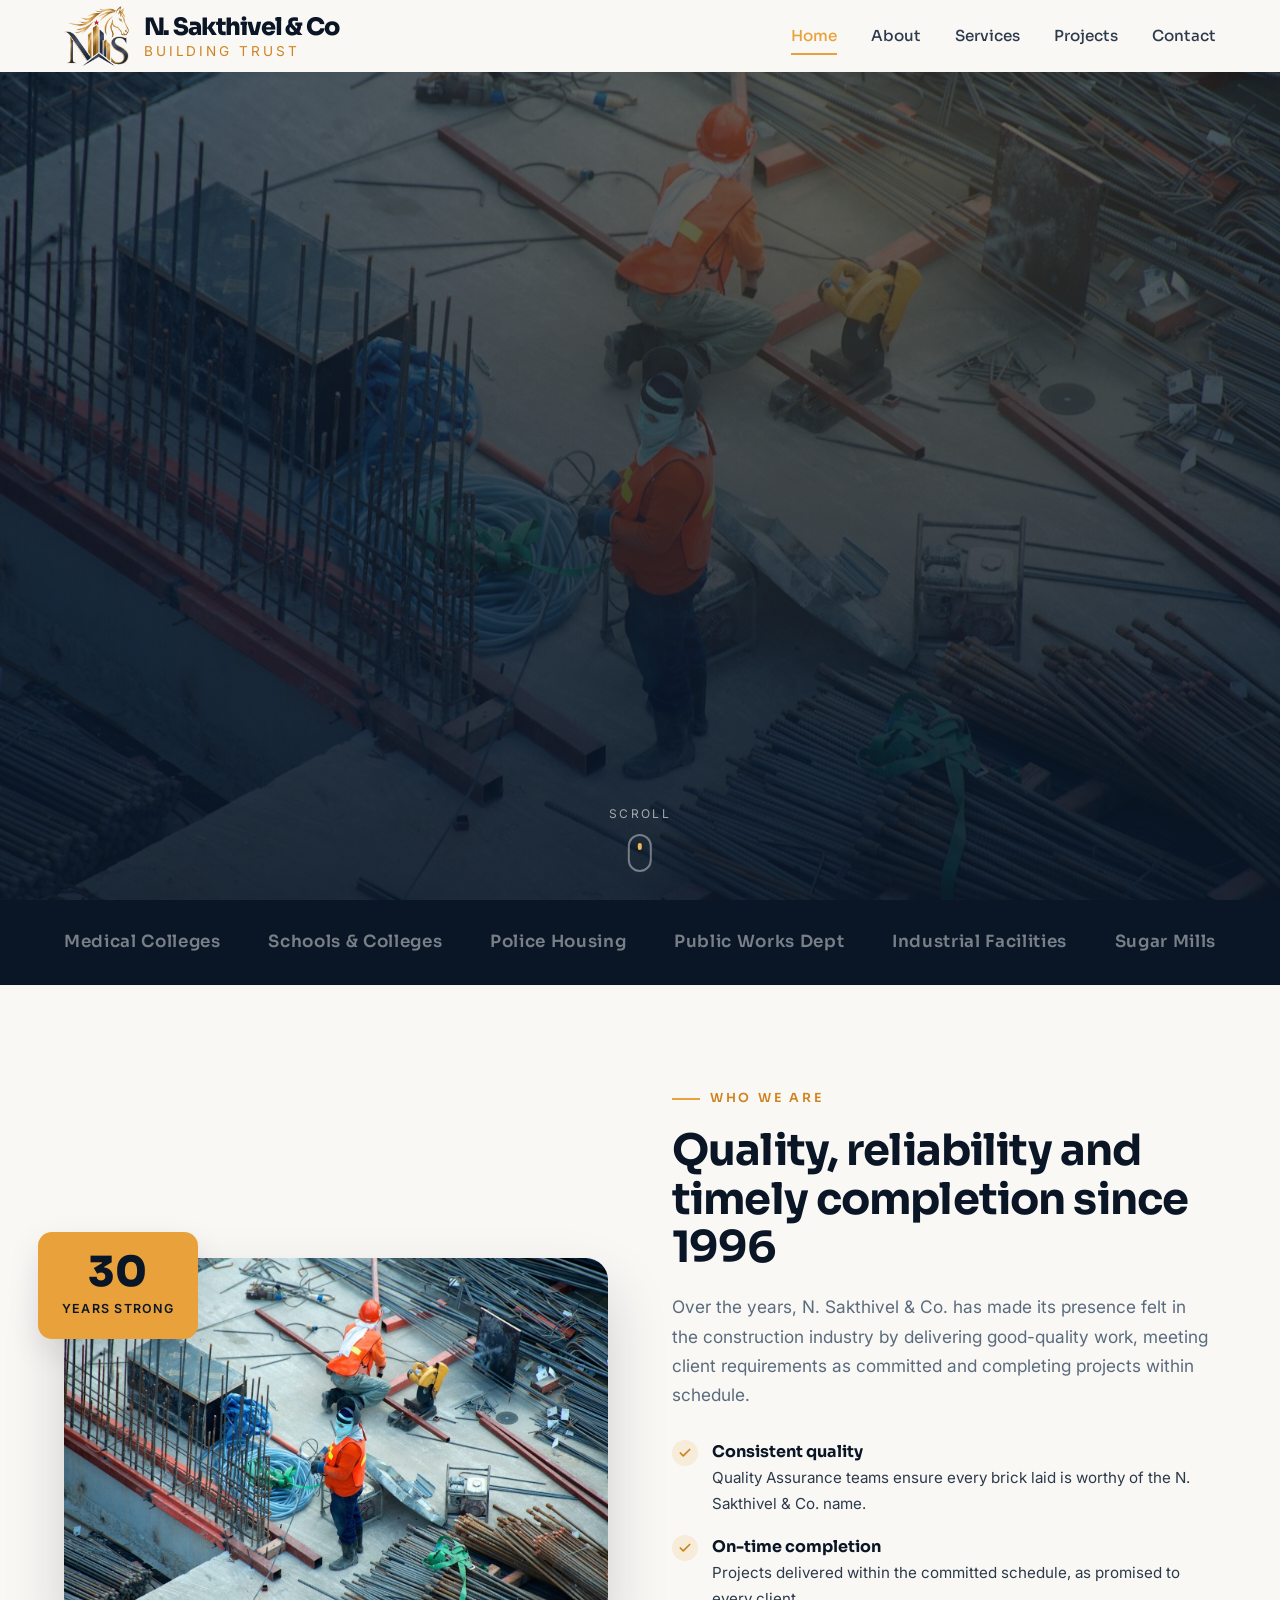
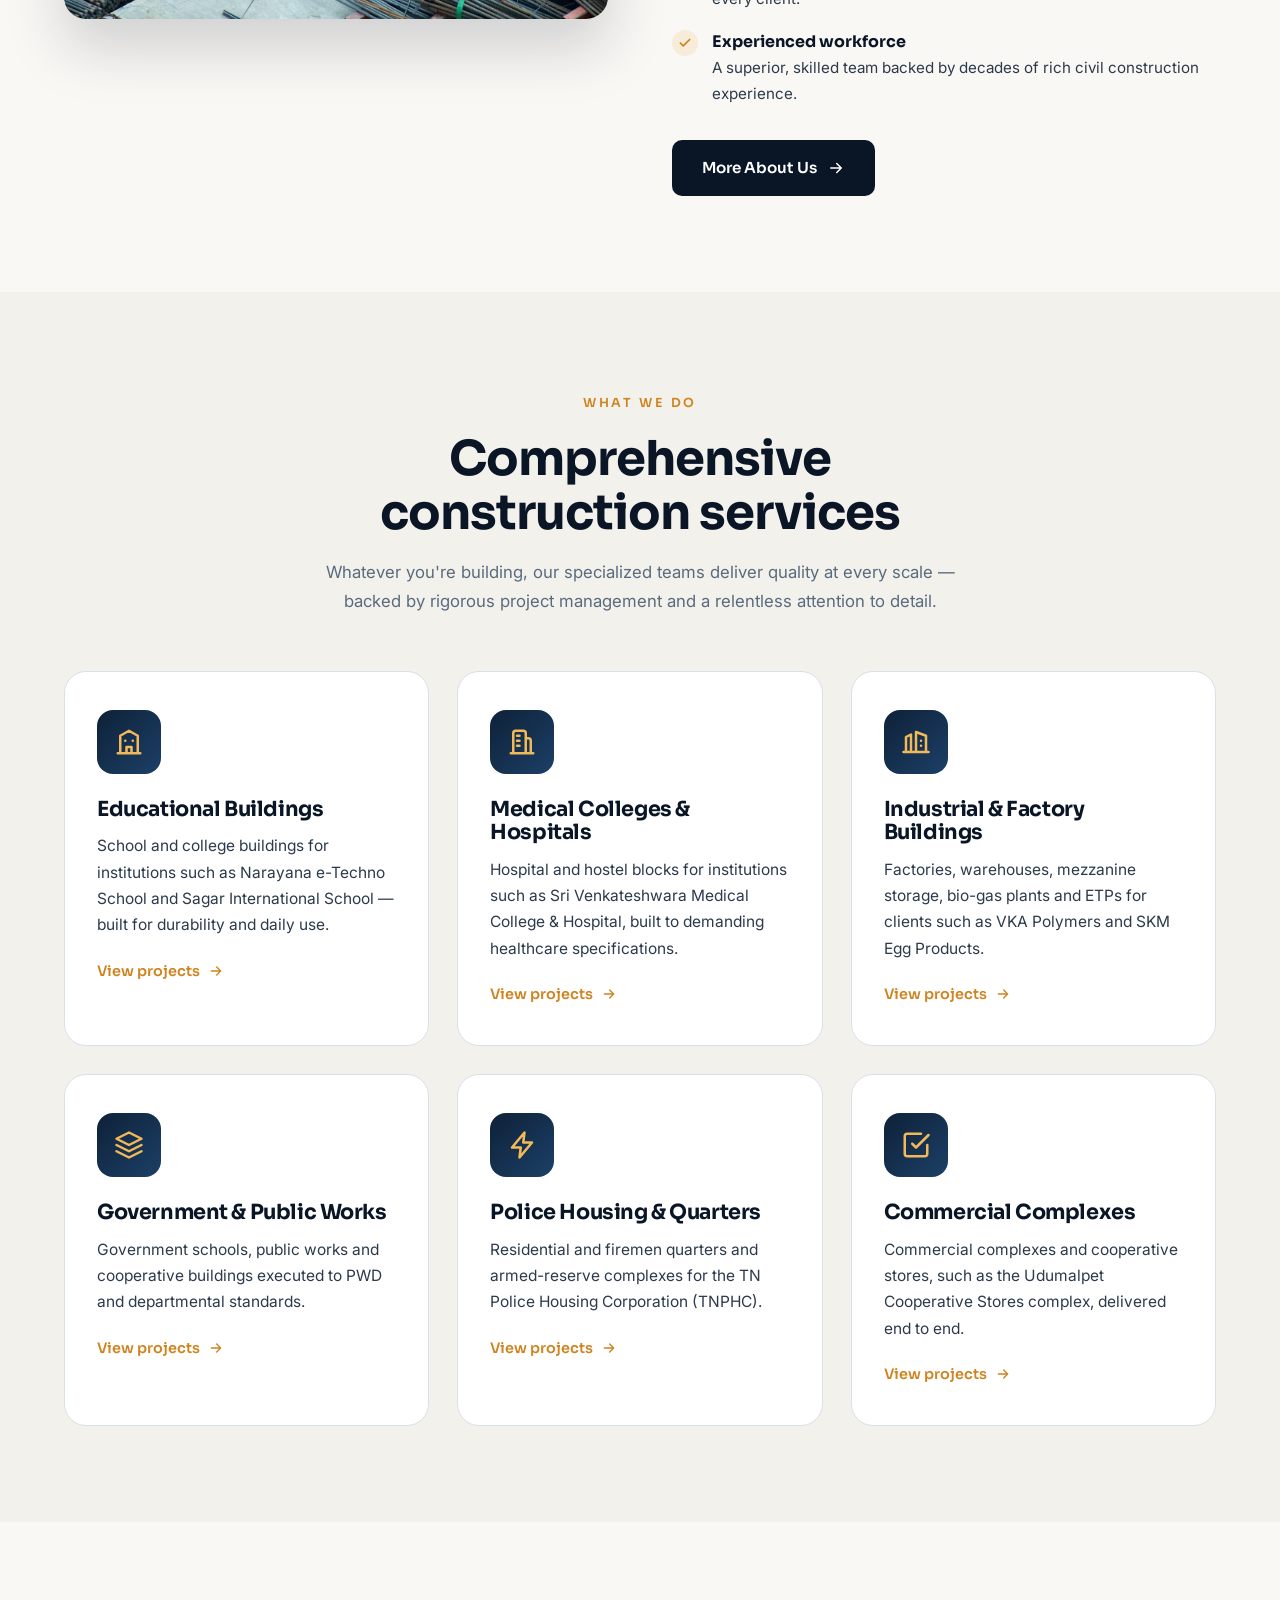
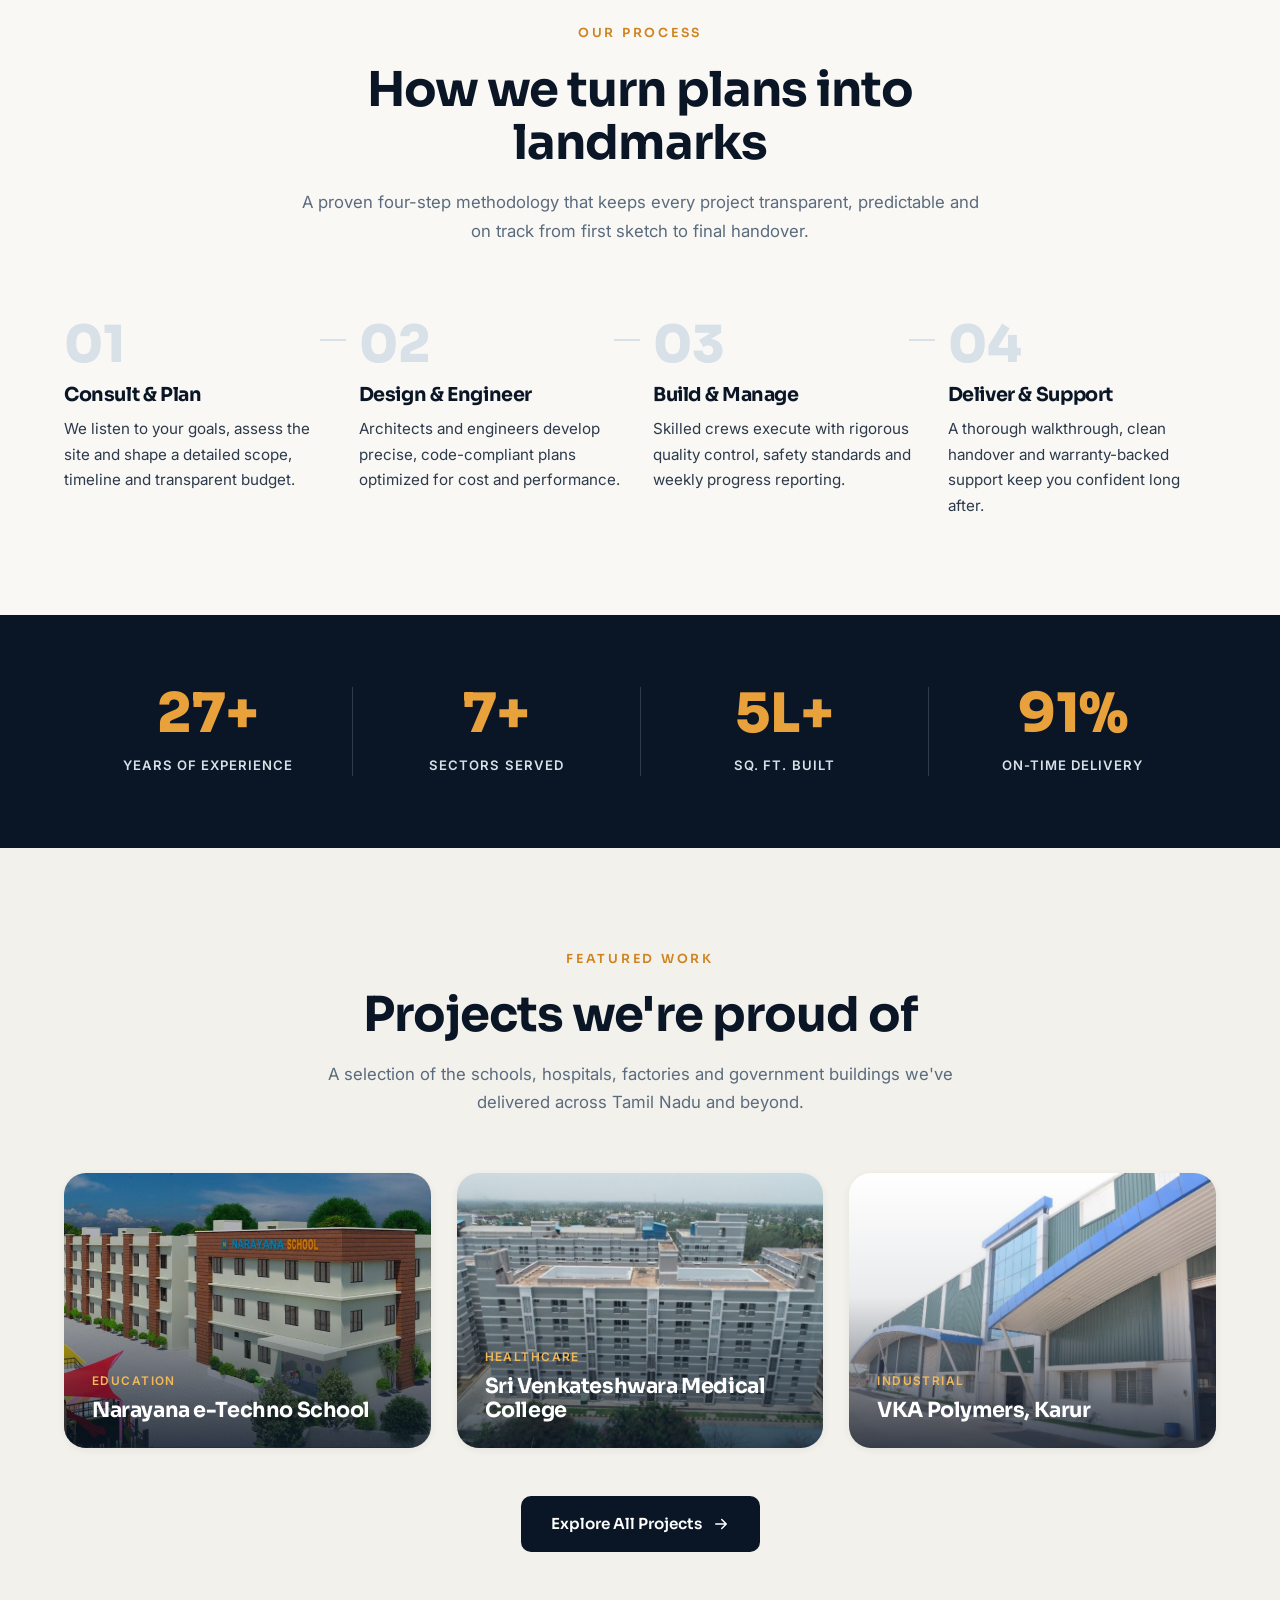
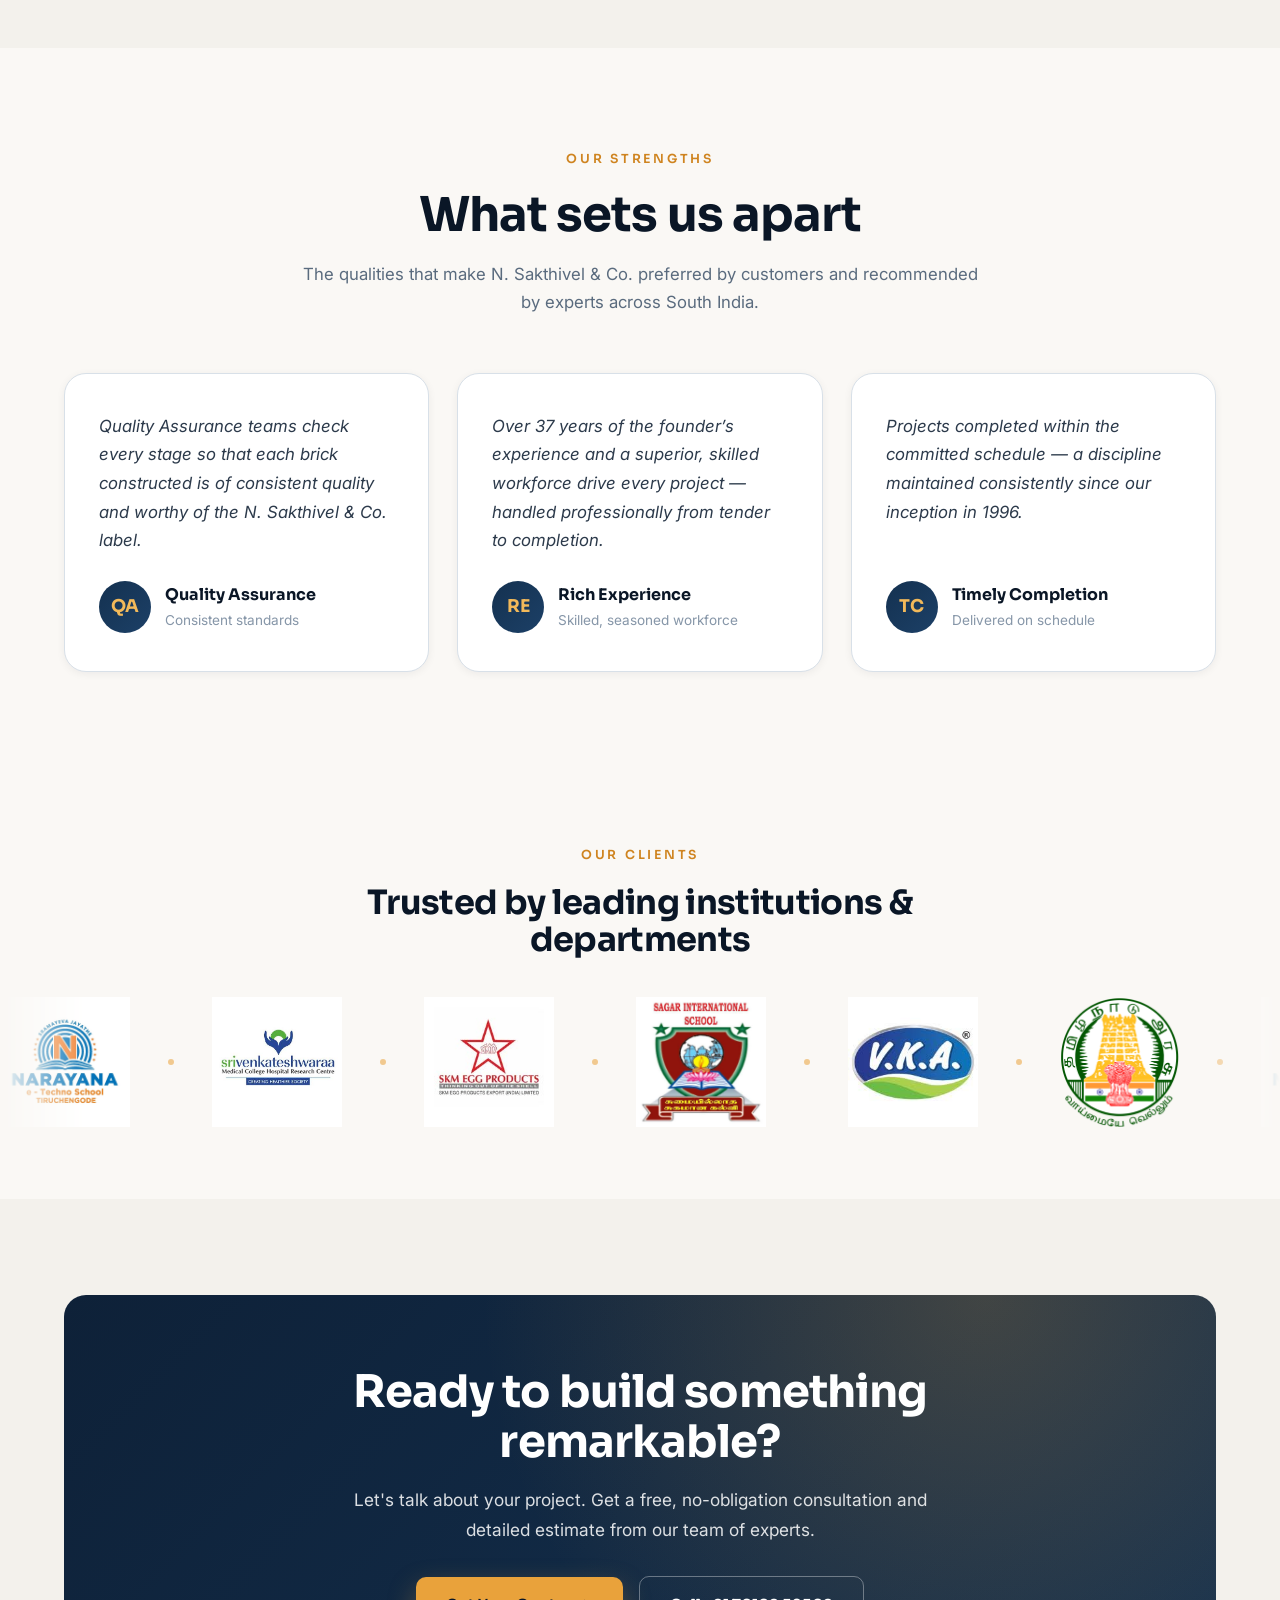
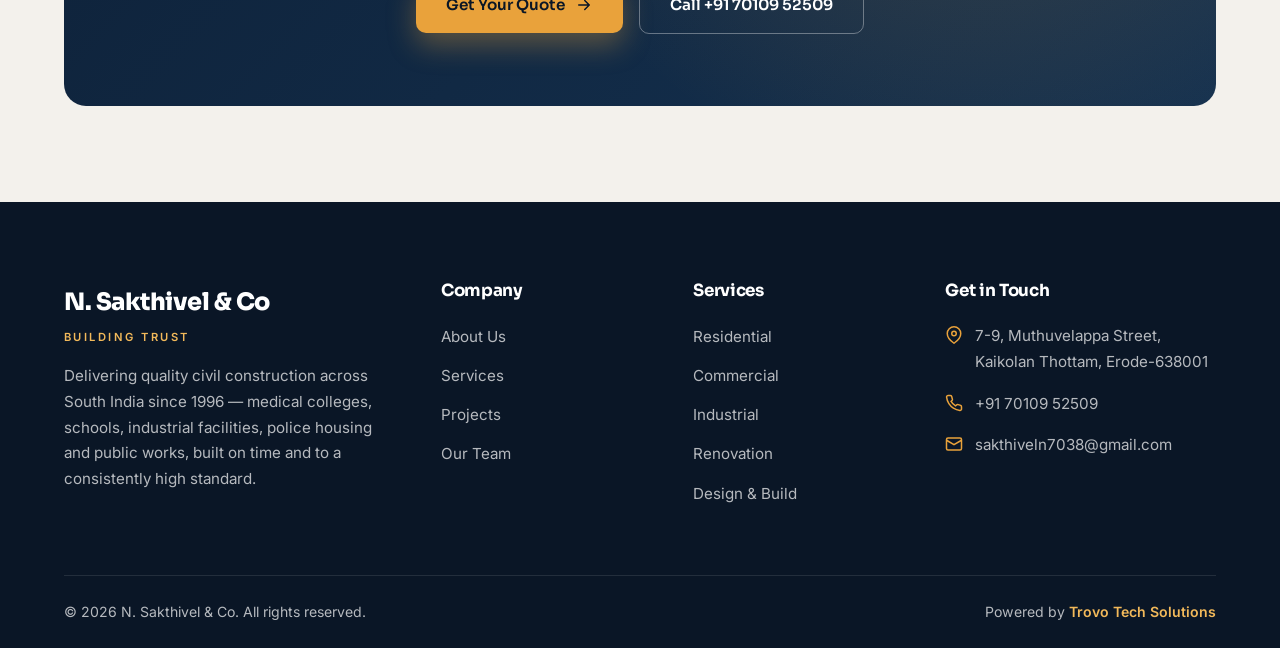
<file: index.html>
<!doctype html>
<html lang="en">

<head>
  <meta charset="UTF-8" />
  <meta name="viewport" content="width=device-width, initial-scale=1.0" />
  <title>Building Contractor in Erode, Tamil Nadu | N. Sakthivel &amp; Co.</title>
  <meta name="description"
    content="N. Sakthivel & Co. is a building contractor in Erode, Tamil Nadu — delivering schools, colleges, hospitals, factories and government building projects across South India since 1996." />
  <link rel="preconnect" href="https://fonts.googleapis.com" />
  <link rel="preconnect" href="https://fonts.gstatic.com" crossorigin />
  <link
    href="https://fonts.googleapis.com/css2?family=Sora:wght@400;500;600;700;800&family=Inter:wght@400;500;600&display=swap"
    rel="stylesheet" />
  <link rel="stylesheet" href="css/style.css?v=26" />
  <link rel="icon" type="image/png" href="images/favicon.png" />
  <link rel="canonical" href="https://nsakthivelandco.in/" />
  <meta property="og:type" content="website" />
  <meta property="og:site_name" content="N. Sakthivel &amp; Co." />
  <meta property="og:title" content="Building Contractor in Erode, Tamil Nadu | N. Sakthivel &amp; Co." />
  <meta property="og:description"
    content="N. Sakthivel & Co. is a building contractor in Erode, Tamil Nadu — delivering schools, colleges, hospitals, factories and government building projects across South India since 1996." />
  <meta property="og:url" content="https://nsakthivelandco.in/" />
  <meta property="og:image" content="https://nsakthivelandco.in/images/logo.png" />
  <meta name="twitter:card" content="summary" />
  <meta name="twitter:title" content="Building Contractor in Erode, Tamil Nadu | N. Sakthivel &amp; Co." />
  <meta name="twitter:description"
    content="N. Sakthivel & Co. is a building contractor in Erode, Tamil Nadu — delivering schools, colleges, hospitals, factories and government building projects across South India since 1996." />
  <meta name="twitter:image" content="https://nsakthivelandco.in/images/logo.png" />
  <meta name="theme-color" content="#0a1626" />
  <script type="application/ld+json">
      {
        "@context": "https://schema.org",
        "@type": "GeneralContractor",
        "name": "N. Sakthivel & Co.",
        "alternateName": ["N Sakthivel and Co", "N. Sakthivel and Company", "N Sakthivel & Co"],
        "description": "Quality-conscious civil construction firm in Erode, Tamil Nadu, delivering schools, colleges, medical colleges, hospitals, industrial, government and commercial buildings across South India since 1996.",
        "url": "https://nsakthivelandco.in/",
        "logo": "https://nsakthivelandco.in/images/logo.png",
        "image": "https://nsakthivelandco.in/images/logo.png",
        "telephone": "+91-70109-52509",
        "email": "sakthiveln7038@gmail.com",
        "foundingDate": "1996",
        "priceRange": "₹₹",
        "address": {
          "@type": "PostalAddress",
          "streetAddress": "7-9, Muthuvelappa Street, Kaikolan Thottam",
          "addressLocality": "Erode",
          "addressRegion": "Tamil Nadu",
          "postalCode": "638001",
          "addressCountry": "IN"
        },
        "geo": {
          "@type": "GeoCoordinates",
          "latitude": 11.341,
          "longitude": 77.717
        },
        "areaServed": {
          "@type": "State",
          "name": "Tamil Nadu"
        },
        "contactPoint": [
          {
            "@type": "ContactPoint",
            "telephone": "+91-70109-52509",
            "contactType": "sales",
            "areaServed": "IN"
          },
          {
            "@type": "ContactPoint",
            "telephone": "+91-99655-27112",
            "contactType": "customer service",
            "areaServed": "IN"
          }
        ]
      }
    </script>
</head>

<body>
  <!-- ============ HEADER ============ -->
  <header class="header">
    <div class="container nav">
      <a href="index.html" class="brand">
        <img src="images/logo.png?v=7" class="brand__logo" alt="N. Sakthivel &amp; Co. — Building Contractor" />
        <span class="brand__text"><span class="brand__name">N. Sakthivel &amp; Co</span><span class="brand__tagline">Building Trust</span></span>
      </a>
      <nav class="nav__links">
        <a href="index.html" class="active">Home</a>
        <a href="about.html">About</a>
        <a href="services.html">Services</a>
        <a href="projects.html">Projects</a>
        <a href="contact.html">Contact</a>
      </nav>

    </div>
  </header>

  <!-- ============ HERO ============ -->
  <section class="hero">
    <video class="hero__video" autoplay muted loop playsinline preload="auto" poster="images/about-construction.jpg">
      <source src="images/hero-drone.mp4" type="video/mp4" />
    </video>
    <div class="container hero__inner">
      <div class="hero__captions" aria-hidden="true">
        <span class="hero__caption">Quality civil construction since 1996.</span>
        <span class="hero__caption">Schools, hospitals, factories &amp; public works.</span>
      </div>
      <span class="hero__badge">🏗️ Quality construction since 1996 — <b>Erode, Tamil Nadu</b></span>
      <h1>Building Excellence,<br /><span class="accent">Brick by Brick.</span></h1>
      <p>
        N. Sakthivel & Co. is a quality-conscious civil construction firm based in Erode, delivering schools, colleges,
        hospitals, factories, warehouses and government buildings across South India — completed to a
        consistent standard, on schedule.
      </p>
      <div class="hero__actions">
        <a href="contact.html" class="btn btn--primary">Request a Quote
          <svg viewBox="0 0 24 24" fill="none">
            <path d="M5 12h14M13 6l6 6-6 6" stroke="currentColor" stroke-width="2" stroke-linecap="round"
              stroke-linejoin="round" />
          </svg>
        </a>
        <a href="projects.html" class="btn btn--ghost">View Our Work</a>
      </div>
      <div class="hero__stats">
        <div class="hero__stat">
          <div class="num"><span data-count="30" data-suffix="" data-since="1996">30</span>+</div>
          <div class="label">Years of Experience</div>
        </div>
        <div class="hero__stat">
          <div class="num"><span data-count="8" data-suffix="">8</span>+</div>
          <div class="label">Sectors Served</div>
        </div>
        <div class="hero__stat">
          <div class="num"><span data-count="5" data-suffix="">5</span>L+</div>
          <div class="label">Sq. Ft. Built</div>
        </div>
        <div class="hero__stat">
          <div class="num"><span data-count="100" data-suffix="">100</span>%</div>
          <div class="label">On-Time Delivery</div>
        </div>
      </div>
    </div>
    <div class="scroll-hint"><span>Scroll</span><span class="mouse"></span></div>
  </section>

  <!-- ============ TRUST BAR ============ -->
  <div class="trustbar">
    <div class="container trustbar__inner">
      <span>Medical Colleges</span>
      <span>Schools &amp; Colleges</span>
      <span>Police Housing</span>
      <span>Public Works Dept</span>
      <span>Industrial Facilities</span>
      <span>Sugar Mills</span>
    </div>
  </div>

  <!-- ============ ABOUT ============ -->
  <section class="section bg-paper">
    <div class="container split">
      <div class="split__media reveal">
        <div class="experience-badge">
          <div class="y" data-since="1996">30</div>
          <div class="t">Years Strong</div>
        </div>
        <div class="split__frame">
          <img loading="lazy" src="images/about-construction.jpg" alt="Construction site work in progress" />
        </div>
      </div>
      <div class="reveal" data-delay="1">
        <span class="eyebrow">Who We Are</span>
        <h2>Quality, reliability and timely completion since 1996</h2>
        <p class="lead">
          Over the years, N. Sakthivel & Co. has made its presence felt in the construction industry by delivering
          good-quality work, meeting client requirements as committed and completing projects within schedule.
        </p>
        <ul class="check-list">
          <li>
            <span class="ic"><svg viewBox="0 0 24 24" fill="none">
                <path d="M20 6 9 17l-5-5" stroke="currentColor" stroke-width="3" stroke-linecap="round"
                  stroke-linejoin="round" />
              </svg></span>
            <div>
              <b>Consistent quality</b>
              <p>Quality Assurance teams ensure every brick laid is worthy of the N. Sakthivel &amp; Co. name.</p>
            </div>
          </li>
          <li>
            <span class="ic"><svg viewBox="0 0 24 24" fill="none">
                <path d="M20 6 9 17l-5-5" stroke="currentColor" stroke-width="3" stroke-linecap="round"
                  stroke-linejoin="round" />
              </svg></span>
            <div>
              <b>On-time completion</b>
              <p>Projects delivered within the committed schedule, as promised to every client.</p>
            </div>
          </li>
          <li>
            <span class="ic"><svg viewBox="0 0 24 24" fill="none">
                <path d="M20 6 9 17l-5-5" stroke="currentColor" stroke-width="3" stroke-linecap="round"
                  stroke-linejoin="round" />
              </svg></span>
            <div>
              <b>Experienced workforce</b>
              <p>A superior, skilled team backed by decades of rich civil construction experience.</p>
            </div>
          </li>
        </ul>
        <a href="about.html" class="btn btn--dark">More About Us
          <svg viewBox="0 0 24 24" fill="none">
            <path d="M5 12h14M13 6l6 6-6 6" stroke="currentColor" stroke-width="2" stroke-linecap="round"
              stroke-linejoin="round" />
          </svg>
        </a>
      </div>
    </div>
  </section>

  <!-- ============ SERVICES ============ -->
  <section class="section bg-cloud">
    <div class="container">
      <div class="section-head center reveal">
        <span class="eyebrow">What We Do</span>
        <h2>Comprehensive construction services</h2>
        <p>Whatever you're building, our specialized teams deliver quality at every scale — backed by rigorous project
          management and a relentless attention to detail.</p>
      </div>
      <div class="grid-3">
        <article class="service-card reveal" data-href="projects.html?cat=education">
          <div class="service-card__icon">
            <svg viewBox="0 0 24 24" fill="none">
              <path d="M3 21h18M5 21V7l7-4 7 4v14M10 21v-5h4v5M9 11h.01M15 11h.01" stroke="currentColor"
                stroke-width="2" stroke-linecap="round" stroke-linejoin="round" />
            </svg>
          </div>
          <h3>Educational Buildings</h3>
          <p>School and college buildings for institutions such as Narayana e-Techno School and Sagar International
            School — built for durability and daily use.</p>
          <a href="projects.html?cat=education" class="more">View projects
            <svg viewBox="0 0 24 24" fill="none">
              <path d="M5 12h14M13 6l6 6-6 6" stroke="currentColor" stroke-width="2" stroke-linecap="round"
                stroke-linejoin="round" />
            </svg></a>
        </article>
        <article class="service-card reveal" data-delay="1" data-href="projects.html?cat=medical">
          <div class="service-card__icon">
            <svg viewBox="0 0 24 24" fill="none">
              <path d="M3 21h18M5 21V5a2 2 0 0 1 2-2h6a2 2 0 0 1 2 2v16M15 21V9h2a2 2 0 0 1 2 2v10M8 7h2M8 11h2M8 15h2"
                stroke="currentColor" stroke-width="2" stroke-linecap="round" stroke-linejoin="round" />
            </svg>
          </div>
          <h3>Medical Colleges &amp; Hospitals</h3>
          <p>Hospital and hostel blocks for institutions such as Sri Venkateshwara Medical College &amp; Hospital, built
            to demanding healthcare specifications.</p>
          <a href="projects.html?cat=medical" class="more">View projects
            <svg viewBox="0 0 24 24" fill="none">
              <path d="M5 12h14M13 6l6 6-6 6" stroke="currentColor" stroke-width="2" stroke-linecap="round"
                stroke-linejoin="round" />
            </svg></a>
        </article>
        <article class="service-card reveal" data-delay="2" data-href="projects.html?cat=industrial">
          <div class="service-card__icon">
            <svg viewBox="0 0 24 24" fill="none">
              <path d="M2 20h20M4 20V8l4-2v14M12 20V4l8 3v13M8 11h.01M8 15h.01M16 11h.01M16 15h.01"
                stroke="currentColor" stroke-width="2" stroke-linecap="round" stroke-linejoin="round" />
            </svg>
          </div>
          <h3>Industrial &amp; Factory Buildings</h3>
          <p>Factories, warehouses, mezzanine storage, bio-gas plants and ETPs for clients such as VKA Polymers and SKM
            Egg Products.</p>
          <a href="projects.html?cat=industrial" class="more">View projects
            <svg viewBox="0 0 24 24" fill="none">
              <path d="M5 12h14M13 6l6 6-6 6" stroke="currentColor" stroke-width="2" stroke-linecap="round"
                stroke-linejoin="round" />
            </svg></a>
        </article>
        <article class="service-card reveal" data-href="projects.html?cat=government">
          <div class="service-card__icon">
            <svg viewBox="0 0 24 24" fill="none">
              <path d="M12 2 2 7l10 5 10-5-10-5ZM2 17l10 5 10-5M2 12l10 5 10-5" stroke="currentColor" stroke-width="2"
                stroke-linecap="round" stroke-linejoin="round" />
            </svg>
          </div>
          <h3>Government &amp; Public Works</h3>
          <p>Government schools, public works and cooperative buildings executed to PWD and departmental standards.</p>
          <a href="projects.html?cat=government" class="more">View projects
            <svg viewBox="0 0 24 24" fill="none">
              <path d="M5 12h14M13 6l6 6-6 6" stroke="currentColor" stroke-width="2" stroke-linecap="round"
                stroke-linejoin="round" />
            </svg></a>
        </article>
        <article class="service-card reveal" data-delay="1" data-href="projects.html?cat=police">
          <div class="service-card__icon">
            <svg viewBox="0 0 24 24" fill="none">
              <path d="M14 2 4 14h7l-1 8 10-12h-7l1-8Z" stroke="currentColor" stroke-width="2" stroke-linecap="round"
                stroke-linejoin="round" />
            </svg>
          </div>
          <h3>Police Housing &amp; Quarters</h3>
          <p>Residential and firemen quarters and armed-reserve complexes for the TN Police Housing Corporation (TNPHC).
          </p>
          <a href="projects.html?cat=police" class="more">View projects
            <svg viewBox="0 0 24 24" fill="none">
              <path d="M5 12h14M13 6l6 6-6 6" stroke="currentColor" stroke-width="2" stroke-linecap="round"
                stroke-linejoin="round" />
            </svg></a>
        </article>
        <article class="service-card reveal" data-delay="2" data-href="projects.html?cat=commercial">
          <div class="service-card__icon">
            <svg viewBox="0 0 24 24" fill="none">
              <path d="M9 11l3 3L22 4M21 12v7a2 2 0 0 1-2 2H5a2 2 0 0 1-2-2V5a2 2 0 0 1 2-2h11" stroke="currentColor"
                stroke-width="2" stroke-linecap="round" stroke-linejoin="round" />
            </svg>
          </div>
          <h3>Commercial Complexes</h3>
          <p>Commercial complexes and cooperative stores, such as the Udumalpet Cooperative Stores complex, delivered
            end to end.</p>
          <a href="projects.html?cat=commercial" class="more">View projects
            <svg viewBox="0 0 24 24" fill="none">
              <path d="M5 12h14M13 6l6 6-6 6" stroke="currentColor" stroke-width="2" stroke-linecap="round"
                stroke-linejoin="round" />
            </svg></a>
        </article>
      </div>
    </div>
  </section>

  <!-- ============ WHY US / PROCESS ============ -->
  <section class="section bg-paper">
    <div class="container">
      <div class="section-head center reveal">
        <span class="eyebrow">Our Process</span>
        <h2>How we turn plans into landmarks</h2>
        <p>A proven four-step methodology that keeps every project transparent, predictable and on track from first
          sketch to final handover.</p>
      </div>
      <div class="process">
        <div class="process-step reveal">
          <div class="process-step__num">01</div>
          <h3>Consult &amp; Plan</h3>
          <p>We listen to your goals, assess the site and shape a detailed scope, timeline and transparent budget.</p>
        </div>
        <div class="process-step reveal" data-delay="1">
          <div class="process-step__num">02</div>
          <h3>Design &amp; Engineer</h3>
          <p>Architects and engineers develop precise, code-compliant plans optimized for cost and performance.</p>
        </div>
        <div class="process-step reveal" data-delay="2">
          <div class="process-step__num">03</div>
          <h3>Build &amp; Manage</h3>
          <p>Skilled crews execute with rigorous quality control, safety standards and weekly progress reporting.</p>
        </div>
        <div class="process-step reveal" data-delay="3">
          <div class="process-step__num">04</div>
          <h3>Deliver &amp; Support</h3>
          <p>A thorough walkthrough, clean handover and warranty-backed support keep you confident long after.</p>
        </div>
      </div>
    </div>
  </section>

  <!-- ============ STATS STRIP ============ -->
  <section class="section--tight bg-navy">
    <div class="container">
      <div class="stats-strip">
        <div class="stat-block reveal">
          <div class="num"><span data-count="30" data-since="1996">30</span>+</div>
          <div class="label">Years of Experience</div>
        </div>
        <div class="stat-block reveal" data-delay="1">
          <div class="num"><span data-count="8">8</span>+</div>
          <div class="label">Sectors Served</div>
        </div>
        <div class="stat-block reveal" data-delay="2">
          <div class="num"><span data-count="5">5</span>L+</div>
          <div class="label">Sq. Ft. Built</div>
        </div>
        <div class="stat-block reveal" data-delay="3">
          <div class="num"><span data-count="100">100</span>%</div>
          <div class="label">On-Time Delivery</div>
        </div>
      </div>
    </div>
  </section>

  <!-- ============ FEATURED PROJECTS ============ -->
  <section class="section bg-cloud">
    <div class="container">
      <div class="section-head center reveal">
        <span class="eyebrow">Featured Work</span>
        <h2>Projects we're proud of</h2>
        <p>A selection of the schools, hospitals, factories and government buildings we've delivered across Tamil Nadu
          and beyond.</p>
      </div>
      <div class="project-grid">
        <article class="project-card reveal">
          <img loading="lazy" src="images/narayana-school.jpeg" alt="Narayana e-Techno School building" />
          <div class="project-card__body">
            <span class="project-card__tag">Education</span>
            <h3>Narayana e-Techno School</h3>
            <p>School building at Tiruchengode — 60,000 sq.ft.</p>
          </div>
        </article>
        <article class="project-card reveal" data-delay="1">
          <img loading="lazy" src="images/venkateshwara-medical.jpeg" alt="Sri Venkateshwara Medical College hostel block" />
          <div class="project-card__body">
            <span class="project-card__tag">Healthcare</span>
            <h3>Sri Venkateshwara Medical College</h3>
            <p>Gents hostel block, Puducherry — 70,000 sq.ft.</p>
          </div>
        </article>
        <article class="project-card reveal" data-delay="2">
          <img loading="lazy" src="images/vka-factory.jpeg" alt="VKA Polymers factory and warehouse" />
          <div class="project-card__body">
            <span class="project-card__tag">Industrial</span>
            <h3>VKA Polymers, Karur</h3>
            <p>Factory building &amp; warehouse, Karur.</p>
          </div>
        </article>
      </div>
      <div style="text-align: center; margin-top: 48px" class="reveal">
        <a href="projects.html" class="btn btn--dark">Explore All Projects
          <svg viewBox="0 0 24 24" fill="none">
            <path d="M5 12h14M13 6l6 6-6 6" stroke="currentColor" stroke-width="2" stroke-linecap="round"
              stroke-linejoin="round" />
          </svg>
        </a>
      </div>
    </div>
  </section>

  <!-- ============ TESTIMONIALS ============ -->
  <section class="section bg-paper">
    <div class="container">
      <div class="section-head center reveal">
        <span class="eyebrow">Our Strengths</span>
        <h2>What sets us apart</h2>
        <p>The qualities that make N. Sakthivel & Co. preferred by customers and recommended by experts across South
          India.</p>
      </div>
      <div class="grid-3">
        <div class="testimonial-card reveal">
          <p class="quote">Quality Assurance teams check every stage so that each brick constructed is of consistent
            quality and worthy of the N. Sakthivel &amp; Co. label.</p>
          <div class="who">
            <div class="avatar">QA</div>
            <div>
              <div class="name">Quality Assurance</div>
              <div class="role">Consistent standards</div>
            </div>
          </div>
        </div>
        <div class="testimonial-card reveal" data-delay="1">
          <p class="quote">Over 37 years of the founder’s experience and a superior, skilled workforce drive every
            project — handled professionally from tender to completion.</p>
          <div class="who">
            <div class="avatar">RE</div>
            <div>
              <div class="name">Rich Experience</div>
              <div class="role">Skilled, seasoned workforce</div>
            </div>
          </div>
        </div>
        <div class="testimonial-card reveal" data-delay="2">
          <p class="quote">Projects completed within the committed schedule — a discipline maintained consistently since
            our inception in 1996.</p>
          <div class="who">
            <div class="avatar">TC</div>
            <div>
              <div class="name">Timely Completion</div>
              <div class="role">Delivered on schedule</div>
            </div>
          </div>
        </div>
      </div>
    </div>
  </section>

  <!-- ============ CLIENTS MARQUEE ============ -->
  <section class="section--tight bg-paper clients">
    <div class="container">
      <div class="section-head center reveal" style="margin-bottom: 38px">
        <span class="eyebrow">Our Clients</span>
        <h2 style="font-size: clamp(1.5rem, 3vw, 2.1rem)">Trusted by leading institutions &amp; departments</h2>
      </div>
    </div>
    <div class="marquee reveal" aria-label="Clients and partners">
      <div class="marquee__track">
        <span class="marquee__item">
          <img class="marquee__logo" src="images/clients/narayana.jpg" alt="Narayana e-Techno School"
            onerror="this.remove()" />
          <span class="marquee__label">Narayana e-Techno School</span>
        </span>

        <span class="marquee__item">
          <img class="marquee__logo" src="images/clients/sri-venkateshwara.jpeg" alt="Sri Venkateshwara Medical College"
            onerror="this.remove()" />
          <span class="marquee__label">Sri Venkateshwara Medical College</span>
        </span>

        <span class="marquee__item">
          <img class="marquee__logo" src="images/clients/skm.jpg" alt="SKM Egg Products" onerror="this.remove()" />
          <span class="marquee__label">SKM Egg Products</span>
        </span>

        <span class="marquee__item">
          <img class="marquee__logo" src="images/clients/sagar.jpeg" alt="Sagar International School"
            onerror="this.remove()" />
          <span class="marquee__label">Sagar International School</span>
        </span>

        <span class="marquee__item">
          <img class="marquee__logo" src="images/clients/vka.jpeg" alt="VKA Polymers" onerror="this.remove()" />
          <span class="marquee__label">VKA Polymers</span>
        </span>

        <span class="marquee__item">
          <img class="marquee__logo" src="images/clients/pwd.png" alt="TN Police Housing Corporation"
            onerror="this.remove()" />
          <span class="marquee__label">TN Police Housing Corporation</span>
        </span>

      </div>
    </div>
  </section>

  <!-- ============ CTA ============ -->
  <section class="section bg-cloud">
    <div class="container">
      <div class="cta-band reveal">
        <div class="cta-band__inner">
          <h2>Ready to build something remarkable?</h2>
          <p>Let's talk about your project. Get a free, no-obligation consultation and detailed estimate from our team
            of experts.</p>
          <div class="hero__actions">
            <a href="contact.html" class="btn btn--primary">Get Your Quote
              <svg viewBox="0 0 24 24" fill="none">
                <path d="M5 12h14M13 6l6 6-6 6" stroke="currentColor" stroke-width="2" stroke-linecap="round"
                  stroke-linejoin="round" />
              </svg>
            </a>
            <a href="tel:+917010952509" class="btn btn--ghost">Call +91 70109 52509</a>
          </div>
        </div>
      </div>
    </div>
  </section>

  <!-- ============ FOOTER ============ -->
  <footer class="footer">
    <div class="container">
      <div class="footer__grid">
        <div class="footer__about">
          <span class="footer__brand">N. Sakthivel <span>&amp; Co</span></span>
          <span class="footer__brand-tag">Building Trust</span>
          <p>
            Delivering quality civil construction across South India since 1996 — medical colleges, schools, industrial
            facilities, police housing and public works, built on time and to a consistently high standard.
          </p>
        </div>
        <div>
          <h4>Company</h4>
          <ul class="footer__links">
            <li><a href="about.html">About Us</a></li>
            <li><a href="services.html">Services</a></li>
            <li><a href="projects.html">Projects</a></li>
            <li><a href="about.html#team">Our Team</a></li>
          </ul>
        </div>
        <div>
          <h4>Services</h4>
          <ul class="footer__links">
            <li><a href="services.html">Residential</a></li>
            <li><a href="services.html">Commercial</a></li>
            <li><a href="services.html">Industrial</a></li>
            <li><a href="services.html">Renovation</a></li>
            <li><a href="services.html">Design &amp; Build</a></li>
          </ul>
        </div>
        <div>
          <h4>Get in Touch</h4>
          <ul class="footer__contact">
            <li>
              <svg viewBox="0 0 24 24" fill="none">
                <path d="M21 10c0 7-9 13-9 13s-9-6-9-13a9 9 0 0 1 18 0Z" stroke="currentColor" stroke-width="2" />
                <circle cx="12" cy="10" r="3" stroke="currentColor" stroke-width="2" />
              </svg>
              7-9, Muthuvelappa Street, Kaikolan Thottam, Erode-638001
            </li>
            <li>
              <svg viewBox="0 0 24 24" fill="none">
                <path
                  d="M22 16.92v3a2 2 0 0 1-2.18 2 19.79 19.79 0 0 1-8.63-3.07 19.5 19.5 0 0 1-6-6 19.79 19.79 0 0 1-3.07-8.67A2 2 0 0 1 4.11 2h3a2 2 0 0 1 2 1.72c.13.96.36 1.9.7 2.81a2 2 0 0 1-.45 2.11L8.09 9.91a16 16 0 0 0 6 6l1.27-1.27a2 2 0 0 1 2.11-.45c.91.34 1.85.57 2.81.7A2 2 0 0 1 22 16.92Z"
                  stroke="currentColor" stroke-width="2" />
              </svg>
              +91 70109 52509
            </li>
            <li>
              <svg viewBox="0 0 24 24" fill="none">
                <rect x="2" y="4" width="20" height="16" rx="2" stroke="currentColor" stroke-width="2" />
                <path d="m22 7-10 6L2 7" stroke="currentColor" stroke-width="2" />
              </svg>
              <a href="mailto:sakthiveln7038@gmail.com">sakthiveln7038@gmail.com</a>
            </li>
          </ul>
        </div>
      </div>
      <div class="footer__bottom">
        <span>© <span id="year">2026</span> N. Sakthivel &amp; Co. All rights reserved.</span>
        <span>Powered by <a href="https://www.trovotechsolutions.in" target="_blank" rel="noopener">Trovo Tech
            Solutions</a></span>
      </div>
    </div>
  </footer>

  <a href="#" class="to-top" aria-label="Back to top"><svg viewBox="0 0 24 24" fill="none">
      <path d="M12 19V5M5 12l7-7 7 7" stroke="currentColor" stroke-width="2" stroke-linecap="round"
        stroke-linejoin="round" />
    </svg></a>

  <script src="js/main.js?v=9"></script>
</body>

</html>
</file>
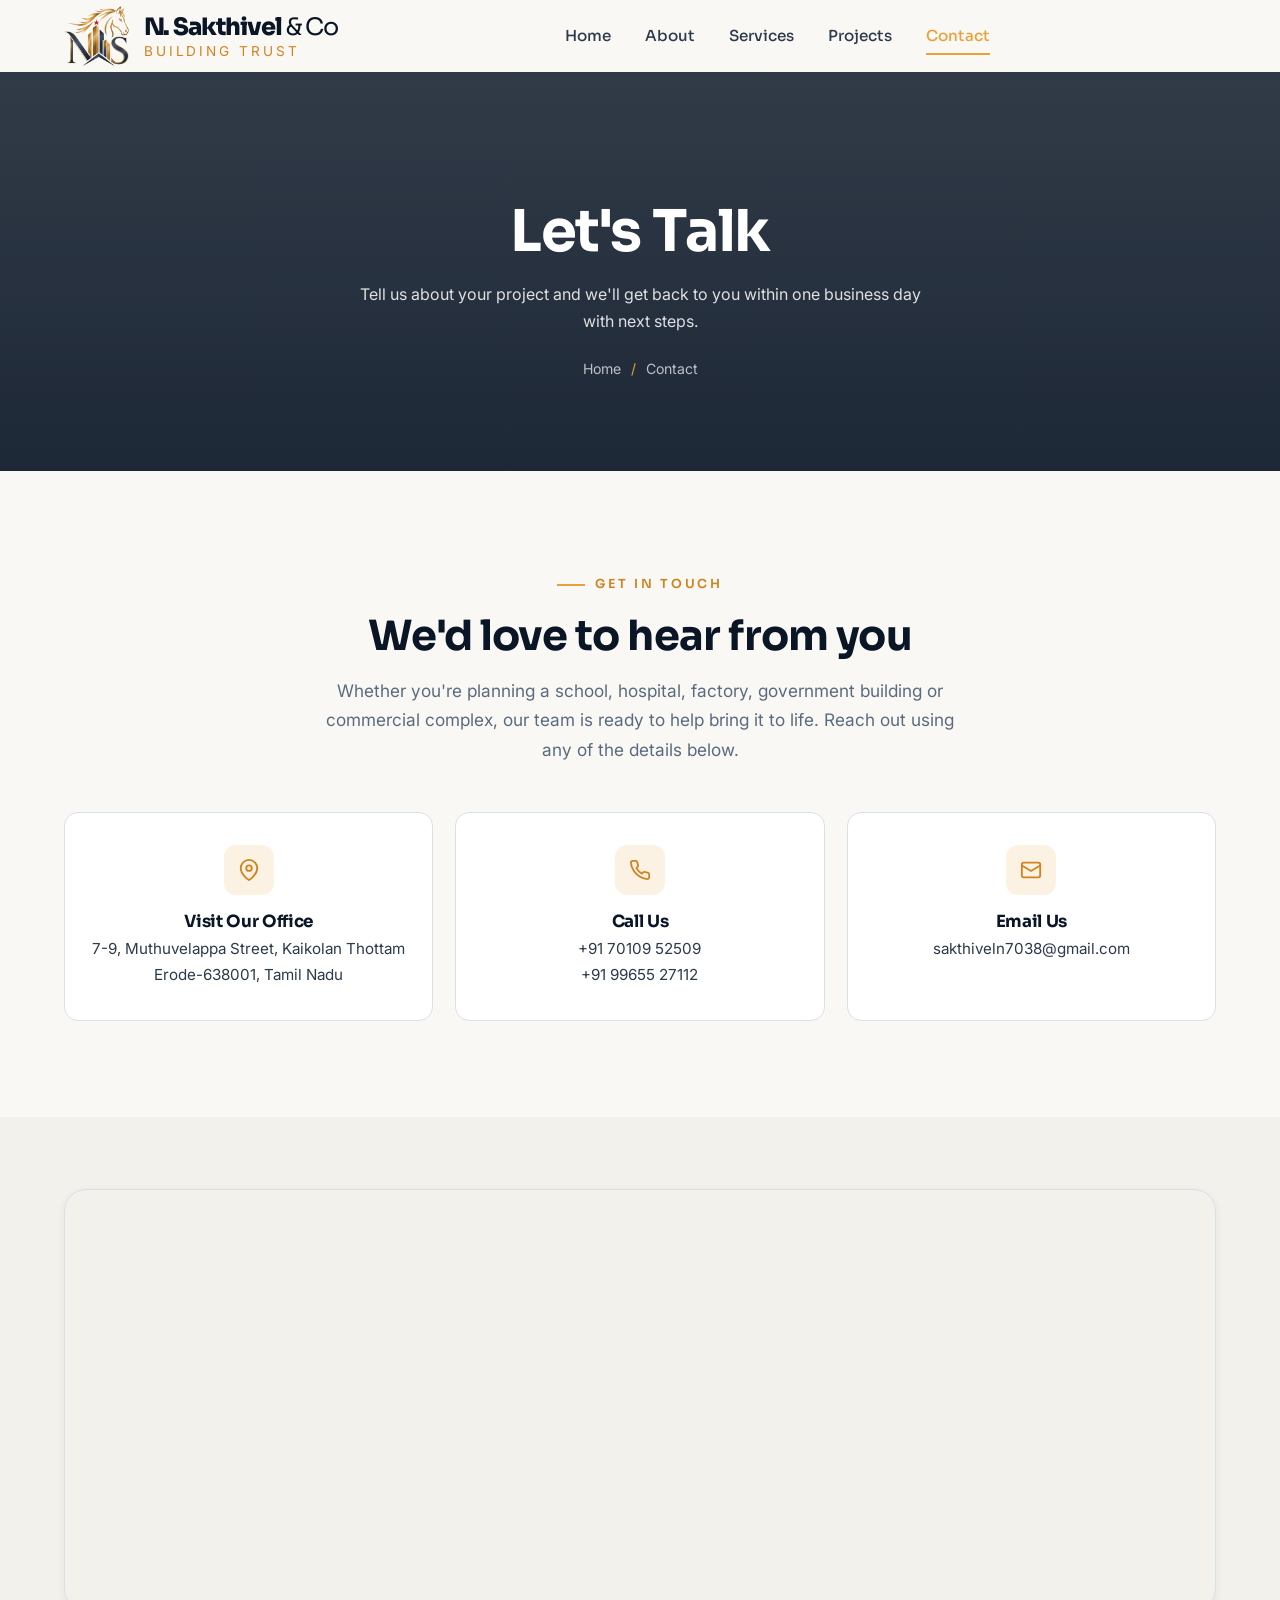
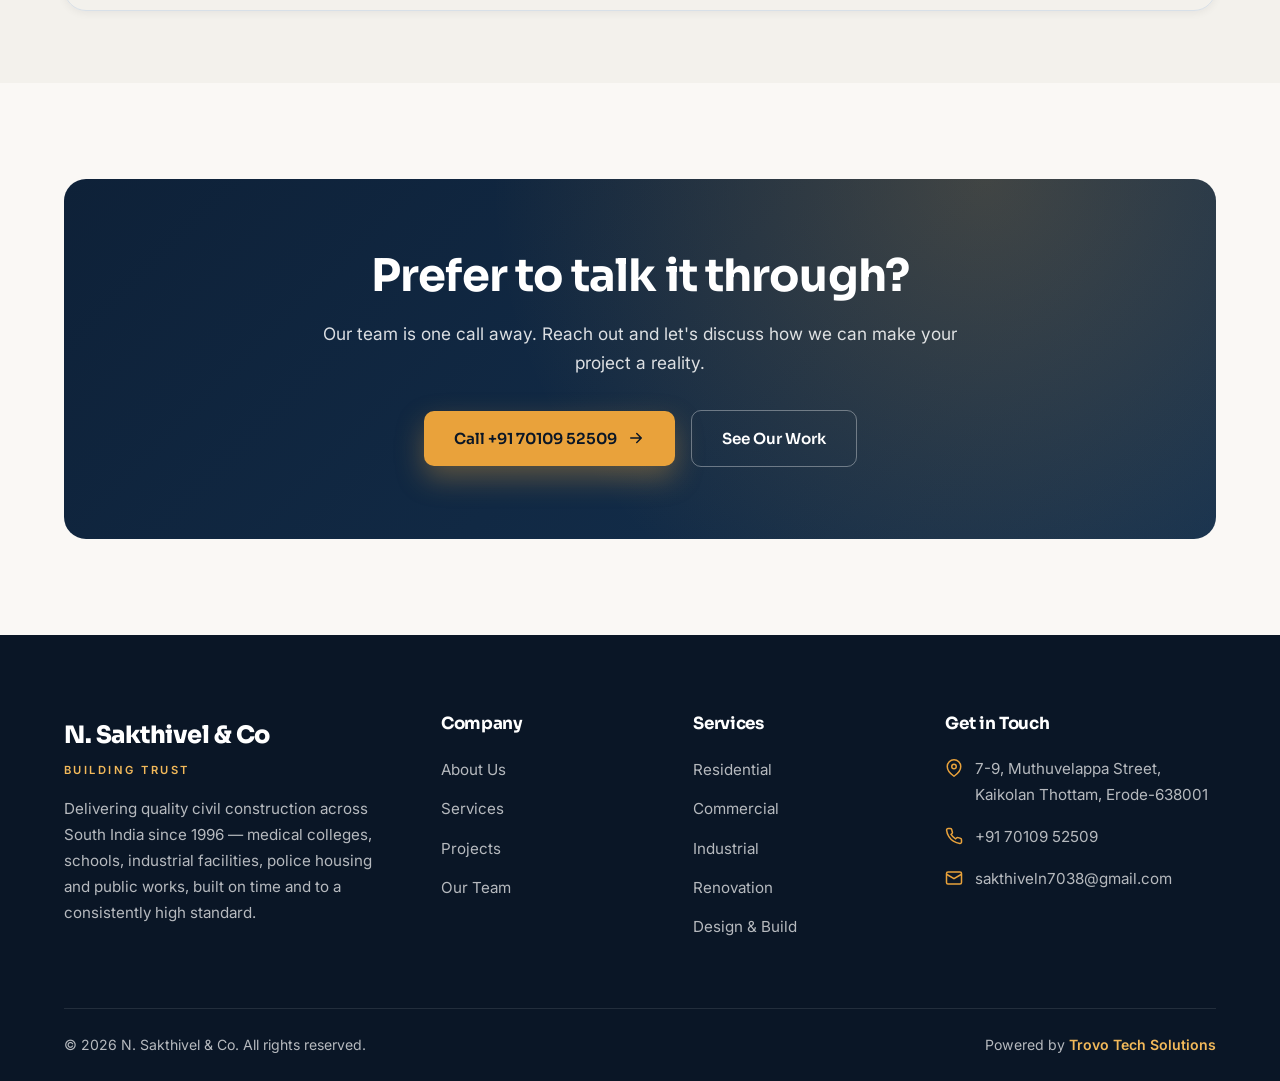
<file: contact.html>
<!doctype html>
<html lang="en">
  <head>
    <meta charset="UTF-8" />
    <meta name="viewport" content="width=device-width, initial-scale=1.0" />
    <title>Contact — Building Contractor in Erode | N. Sakthivel &amp; Co.</title>
    <meta name="description" content="Contact N. Sakthivel & Co., Erode for a construction consultation and estimate — schools, hospitals, industrial, government and commercial building projects." />
    <link rel="preconnect" href="https://fonts.googleapis.com" />
    <link rel="preconnect" href="https://fonts.gstatic.com" crossorigin />
    <link href="https://fonts.googleapis.com/css2?family=Sora:wght@400;500;600;700;800&family=Inter:wght@400;500;600&display=swap" rel="stylesheet" />
    <link rel="stylesheet" href="css/style.css?v=26" />
    <link rel="icon" type="image/png" href="images/favicon.png" />
    <link rel="canonical" href="https://nsakthivelandco.in/contact.html" />
    <meta property="og:type" content="website" />
    <meta property="og:site_name" content="N. Sakthivel &amp; Co." />
    <meta property="og:title" content="Contact — Building Contractor in Erode | N. Sakthivel &amp; Co." />
    <meta property="og:description" content="Contact N. Sakthivel & Co., Erode for a construction consultation and estimate — schools, hospitals, industrial, government and commercial building projects." />
    <meta property="og:url" content="https://nsakthivelandco.in/contact.html" />
    <meta property="og:image" content="https://nsakthivelandco.in/images/logo.png" />
    <meta name="twitter:card" content="summary" />
    <meta name="twitter:title" content="Contact — Building Contractor in Erode | N. Sakthivel &amp; Co." />
    <meta name="twitter:description" content="Contact N. Sakthivel & Co., Erode for a construction consultation and estimate — schools, hospitals, industrial, government and commercial building projects." />
    <meta name="twitter:image" content="https://nsakthivelandco.in/images/logo.png" />
    <meta name="theme-color" content="#0a1626" />
    <script type="application/ld+json">
      {
        "@context": "https://schema.org",
        "@type": "GeneralContractor",
        "name": "N. Sakthivel & Co.",
        "alternateName": ["N Sakthivel and Co", "N. Sakthivel and Company", "N Sakthivel & Co"],
        "description": "Quality-conscious civil construction firm in Erode, Tamil Nadu, delivering schools, colleges, medical colleges, hospitals, industrial, government and commercial buildings across South India since 1996.",
        "url": "https://nsakthivelandco.in/",
        "logo": "https://nsakthivelandco.in/images/logo.png",
        "image": "https://nsakthivelandco.in/images/logo.png",
        "telephone": "+91-70109-52509",
        "email": "sakthiveln7038@gmail.com",
        "foundingDate": "1996",
        "priceRange": "₹₹",
        "address": {
          "@type": "PostalAddress",
          "streetAddress": "7-9, Muthuvelappa Street, Kaikolan Thottam",
          "addressLocality": "Erode",
          "addressRegion": "Tamil Nadu",
          "postalCode": "638001",
          "addressCountry": "IN"
        },
        "geo": {
          "@type": "GeoCoordinates",
          "latitude": 11.341,
          "longitude": 77.717
        },
        "areaServed": {
          "@type": "State",
          "name": "Tamil Nadu"
        },
        "contactPoint": [
          {
            "@type": "ContactPoint",
            "telephone": "+91-70109-52509",
            "contactType": "sales",
            "areaServed": "IN"
          },
          {
            "@type": "ContactPoint",
            "telephone": "+91-99655-27112",
            "contactType": "customer service",
            "areaServed": "IN"
          }
        ]
      }
    </script>
  </head>
  <body>
    <!-- HEADER -->
    <header class="header">
      <div class="container nav">
        <a href="index.html" class="brand">
          <img src="images/logo.png?v=7" class="brand__logo" alt="N. Sakthivel &amp; Co. — Building Contractor" />
          <span class="brand__text"><span class="brand__name">N. Sakthivel <span>&amp; Co</span></span><span class="brand__tagline">Building Trust</span></span>
        </a>
        <nav class="nav__links">
          <a href="index.html">Home</a>
          <a href="about.html">About</a>
          <a href="services.html">Services</a>
          <a href="projects.html">Projects</a>
          <a href="contact.html" class="active">Contact</a>
        </nav>
        <div class="nav__cta">
          <button class="nav__toggle" aria-label="Toggle menu"><span></span><span></span><span></span></button>
        </div>
      </div>
    </header>

    <!-- BANNER -->
    <section
      class="banner"
      style="
        background:
          linear-gradient(180deg, rgba(10, 22, 38, 0.82), rgba(10, 22, 38, 0.92)),
          url(&quot;https://images.unsplash.com/photo-1664575602554-2087b04935a5?auto=format&fit=crop&w=1920&q=80&quot;) center/cover;
      ">
      <div class="container">
        <h1>Let's Talk</h1>
        <p>Tell us about your project and we'll get back to you within one business day with next steps.</p>
        <div class="crumbs"><a href="index.html">Home</a><span class="sep">/</span><span>Contact</span></div>
      </div>
    </section>

    <!-- CONTACT -->
    <section class="section bg-paper">
      <div class="container">
        <div class="contact-intro reveal">
          <span class="eyebrow">Get in Touch</span>
          <h2 style="font-size: clamp(1.8rem, 3.5vw, 2.6rem); margin-bottom: 16px">We'd love to hear from you</h2>
          <p class="lead">Whether you're planning a school, hospital, factory, government building or commercial complex, our team is ready to help bring it to life. Reach out using any of the details below.</p>
        </div>
        <div class="contact-info contact-info--row reveal" data-delay="1">
              <div class="contact-info__item">
                <span class="ic"
                  ><svg viewBox="0 0 24 24" fill="none">
                    <path d="M21 10c0 7-9 13-9 13s-9-6-9-13a9 9 0 0 1 18 0Z" stroke="currentColor" stroke-width="2" />
                    <circle cx="12" cy="10" r="3" stroke="currentColor" stroke-width="2" /></svg
                ></span>
                <div>
                  <h4>Visit Our Office</h4>
                  <p>7-9, Muthuvelappa Street, Kaikolan Thottam<br />Erode-638001, Tamil Nadu</p>
                </div>
              </div>
              <div class="contact-info__item">
                <span class="ic"
                  ><svg viewBox="0 0 24 24" fill="none">
                    <path
                      d="M22 16.92v3a2 2 0 0 1-2.18 2 19.79 19.79 0 0 1-8.63-3.07 19.5 19.5 0 0 1-6-6 19.79 19.79 0 0 1-3.07-8.67A2 2 0 0 1 4.11 2h3a2 2 0 0 1 2 1.72c.13.96.36 1.9.7 2.81a2 2 0 0 1-.45 2.11L8.09 9.91a16 16 0 0 0 6 6l1.27-1.27a2 2 0 0 1 2.11-.45c.91.34 1.85.57 2.81.7A2 2 0 0 1 22 16.92Z"
                      stroke="currentColor"
                      stroke-width="2" /></svg
                ></span>
                <div>
                  <h4>Call Us</h4>
                  <p>+91 70109 52509<br />+91 99655 27112</p>
                </div>
              </div>
              <div class="contact-info__item">
                <span class="ic"
                  ><svg viewBox="0 0 24 24" fill="none">
                    <rect x="2" y="4" width="20" height="16" rx="2" stroke="currentColor" stroke-width="2" />
                    <path d="m22 7-10 6L2 7" stroke="currentColor" stroke-width="2" /></svg
                ></span>
                <div>
                  <h4>Email Us</h4>
                  <p><a href="mailto:sakthiveln7038@gmail.com">sakthiveln7038@gmail.com</a></p>
                </div>
              </div>
        </div>
      </div>
    </section>

    <!-- MAP -->
    <section class="section--tight bg-cloud">
      <div class="container">
        <div class="map-wrap reveal">
          <iframe
            title="N. Sakthivel & Co. office location, Erode"
            loading="lazy"
            referrerpolicy="no-referrer-when-downgrade"
            src="https://www.openstreetmap.org/export/embed.html?bbox=77.697%2C11.331%2C77.737%2C11.351&layer=mapnik&marker=11.341%2C77.717"></iframe>
        </div>
      </div>
    </section>

    <!-- CTA -->
    <section class="section bg-paper">
      <div class="container">
        <div class="cta-band reveal">
          <div class="cta-band__inner">
            <h2>Prefer to talk it through?</h2>
            <p>Our team is one call away. Reach out and let's discuss how we can make your project a reality.</p>
            <div class="hero__actions">
              <a href="tel:+917010952509" class="btn btn--primary"
                >Call +91 70109 52509
                <svg viewBox="0 0 24 24" fill="none">
                  <path d="M5 12h14M13 6l6 6-6 6" stroke="currentColor" stroke-width="2" stroke-linecap="round" stroke-linejoin="round" />
                </svg>
              </a>
              <a href="projects.html" class="btn btn--ghost">See Our Work</a>
            </div>
          </div>
        </div>
      </div>
    </section>

    <!-- FOOTER -->
    <footer class="footer">
      <div class="container">
        <div class="footer__grid">
          <div class="footer__about">
            <span class="footer__brand">N. Sakthivel <span>&amp; Co</span></span>
          <span class="footer__brand-tag">Building Trust</span>
            <p>
              Delivering quality civil construction across South India since 1996 — medical colleges, schools, industrial facilities, police housing and public works, built on time and to a consistently high standard.
            </p>
          </div>
          <div>
            <h4>Company</h4>
            <ul class="footer__links">
              <li><a href="about.html">About Us</a></li>
              <li><a href="services.html">Services</a></li>
              <li><a href="projects.html">Projects</a></li>
              <li><a href="about.html#team">Our Team</a></li>
            </ul>
          </div>
          <div>
            <h4>Services</h4>
            <ul class="footer__links">
              <li><a href="services.html">Residential</a></li>
              <li><a href="services.html">Commercial</a></li>
              <li><a href="services.html">Industrial</a></li>
              <li><a href="services.html">Renovation</a></li>
              <li><a href="services.html">Design &amp; Build</a></li>
            </ul>
          </div>
          <div>
            <h4>Get in Touch</h4>
            <ul class="footer__contact">
              <li>
                <svg viewBox="0 0 24 24" fill="none">
                  <path d="M21 10c0 7-9 13-9 13s-9-6-9-13a9 9 0 0 1 18 0Z" stroke="currentColor" stroke-width="2" />
                  <circle cx="12" cy="10" r="3" stroke="currentColor" stroke-width="2" />
                </svg>
                7-9, Muthuvelappa Street, Kaikolan Thottam, Erode-638001
              </li>
              <li>
                <svg viewBox="0 0 24 24" fill="none">
                  <path
                    d="M22 16.92v3a2 2 0 0 1-2.18 2 19.79 19.79 0 0 1-8.63-3.07 19.5 19.5 0 0 1-6-6 19.79 19.79 0 0 1-3.07-8.67A2 2 0 0 1 4.11 2h3a2 2 0 0 1 2 1.72c.13.96.36 1.9.7 2.81a2 2 0 0 1-.45 2.11L8.09 9.91a16 16 0 0 0 6 6l1.27-1.27a2 2 0 0 1 2.11-.45c.91.34 1.85.57 2.81.7A2 2 0 0 1 22 16.92Z"
                    stroke="currentColor"
                    stroke-width="2" />
                </svg>
                +91 70109 52509
              </li>
              <li>
                <svg viewBox="0 0 24 24" fill="none">
                  <rect x="2" y="4" width="20" height="16" rx="2" stroke="currentColor" stroke-width="2" />
                  <path d="m22 7-10 6L2 7" stroke="currentColor" stroke-width="2" />
                </svg>
                <a href="mailto:sakthiveln7038@gmail.com">sakthiveln7038@gmail.com</a>
              </li>
            </ul>
          </div>
        </div>
        <div class="footer__bottom">
          <span>© <span id="year">2026</span> N. Sakthivel &amp; Co. All rights reserved.</span>
          <span>Powered by <a href="https://www.trovotechsolutions.in" target="_blank" rel="noopener">Trovo Tech Solutions</a></span>
        </div>
      </div>
    </footer>

    <a href="#" class="to-top" aria-label="Back to top"
      ><svg viewBox="0 0 24 24" fill="none">
        <path d="M12 19V5M5 12l7-7 7 7" stroke="currentColor" stroke-width="2" stroke-linecap="round" stroke-linejoin="round" /></svg
    ></a>
    <script src="js/main.js?v=8"></script>
  </body>
</html>
</file>
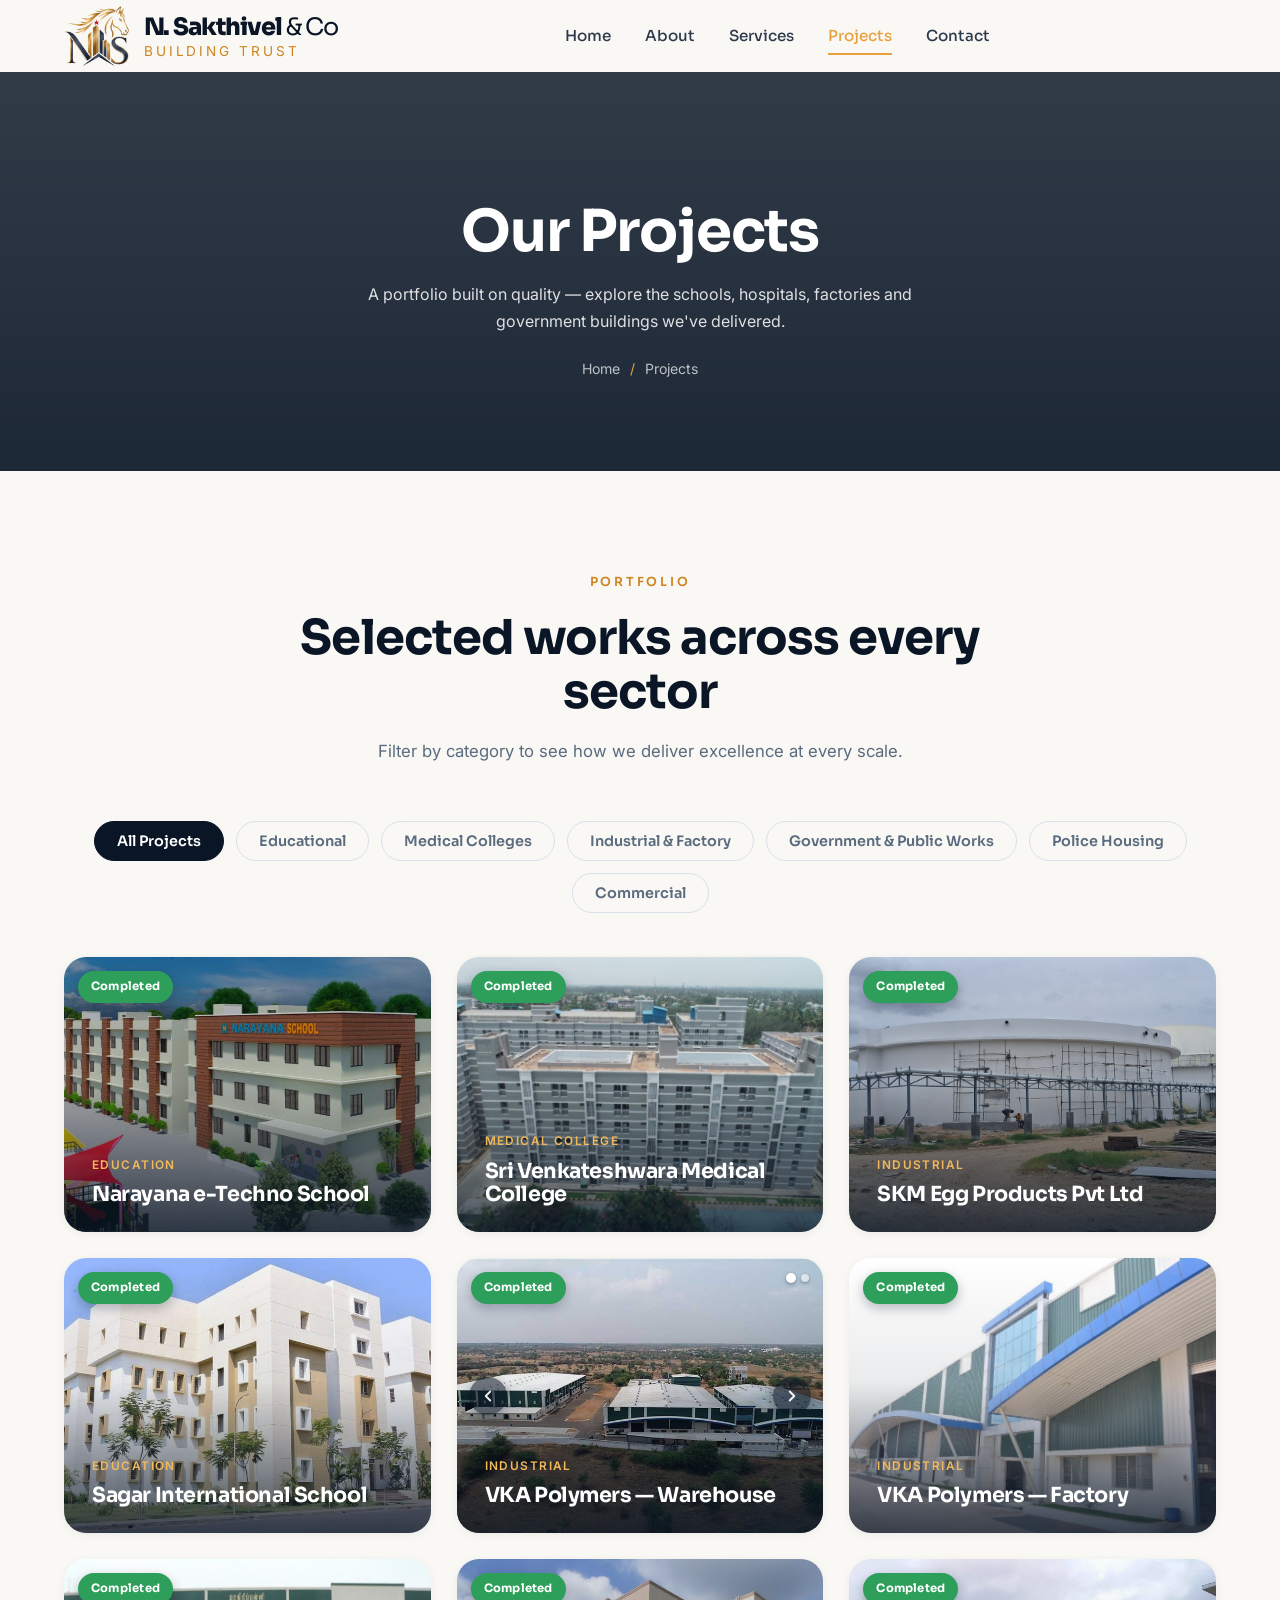
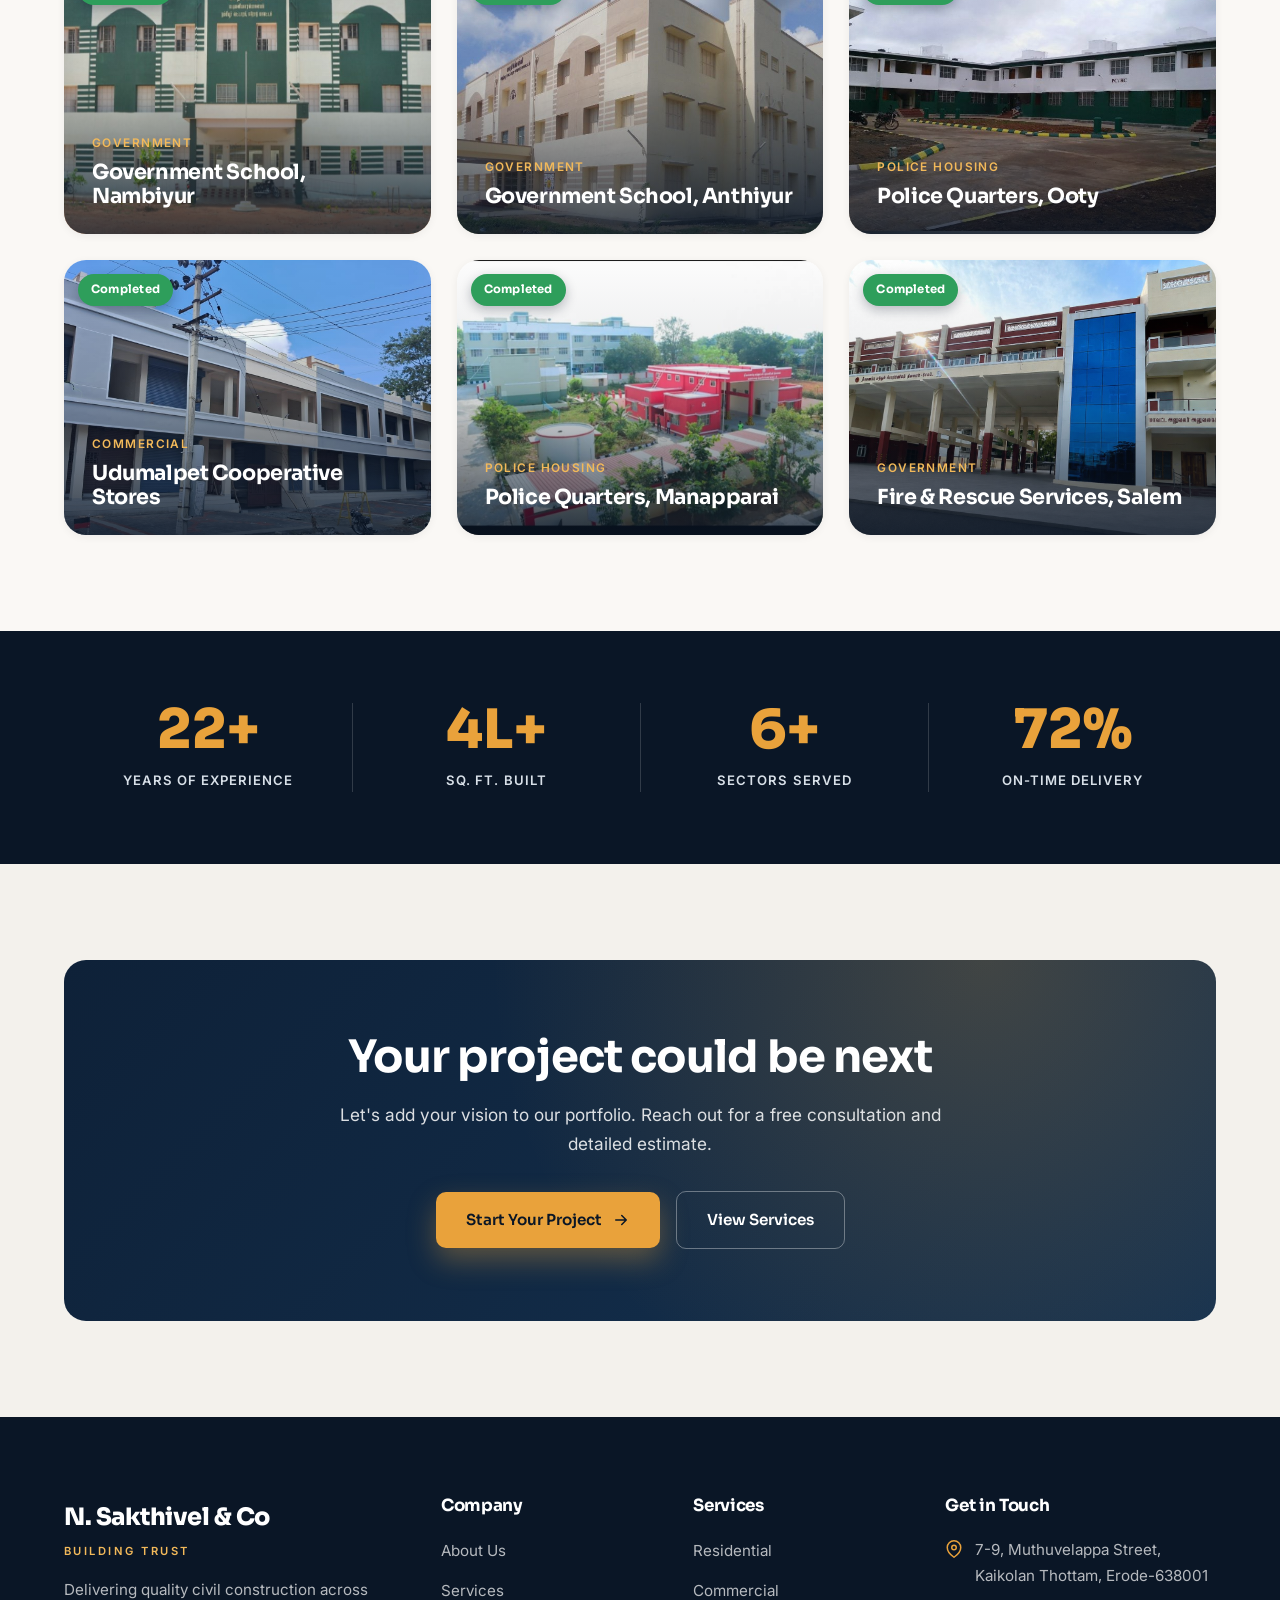
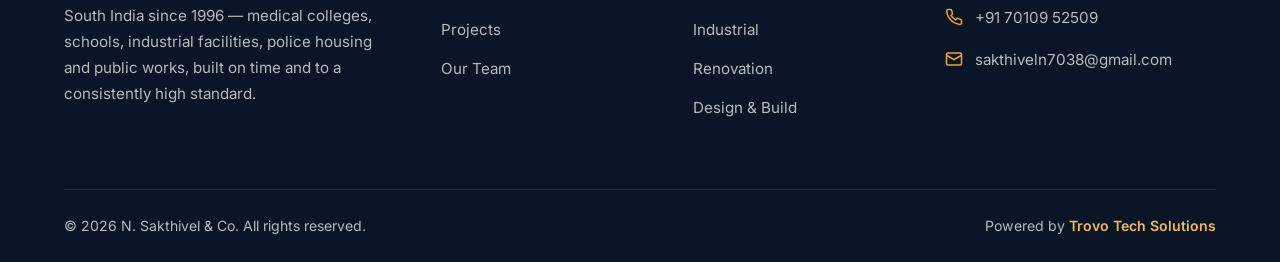
<file: projects.html>
<!doctype html>
<html lang="en">
  <head>
    <meta charset="UTF-8" />
    <meta name="viewport" content="width=device-width, initial-scale=1.0" />
    <title>Projects — School, Hospital &amp; Industrial Builds in Tamil Nadu</title>
    <meta name="description" content="Browse N. Sakthivel & Co.'s portfolio of completed schools, medical colleges, factories, police housing and public-works projects across Tamil Nadu." />
    <link rel="preconnect" href="https://fonts.googleapis.com" />
    <link rel="preconnect" href="https://fonts.gstatic.com" crossorigin />
    <link href="https://fonts.googleapis.com/css2?family=Sora:wght@400;500;600;700;800&family=Inter:wght@400;500;600&display=swap" rel="stylesheet" />
    <link rel="stylesheet" href="css/style.css?v=26" />
    <link rel="icon" type="image/png" href="images/favicon.png" />
    <link rel="canonical" href="https://nsakthivelandco.in/projects.html" />
    <meta property="og:type" content="website" />
    <meta property="og:site_name" content="N. Sakthivel &amp; Co." />
    <meta property="og:title" content="Projects — School, Hospital &amp; Industrial Builds in Tamil Nadu" />
    <meta property="og:description" content="Browse N. Sakthivel & Co.'s portfolio of completed schools, medical colleges, factories, police housing and public-works projects across Tamil Nadu." />
    <meta property="og:url" content="https://nsakthivelandco.in/projects.html" />
    <meta property="og:image" content="https://nsakthivelandco.in/images/logo.png" />
    <meta name="twitter:card" content="summary" />
    <meta name="twitter:title" content="Projects — School, Hospital &amp; Industrial Builds in Tamil Nadu" />
    <meta name="twitter:description" content="Browse N. Sakthivel & Co.'s portfolio of completed schools, medical colleges, factories, police housing and public-works projects across Tamil Nadu." />
    <meta name="twitter:image" content="https://nsakthivelandco.in/images/logo.png" />
    <meta name="theme-color" content="#0a1626" />
    <script type="application/ld+json">
      {
        "@context": "https://schema.org",
        "@type": "GeneralContractor",
        "name": "N. Sakthivel & Co.",
        "alternateName": ["N Sakthivel and Co", "N. Sakthivel and Company", "N Sakthivel & Co"],
        "description": "Quality-conscious civil construction firm in Erode, Tamil Nadu, delivering schools, colleges, medical colleges, hospitals, industrial, government and commercial buildings across South India since 1996.",
        "url": "https://nsakthivelandco.in/",
        "logo": "https://nsakthivelandco.in/images/logo.png",
        "image": "https://nsakthivelandco.in/images/logo.png",
        "telephone": "+91-70109-52509",
        "email": "sakthiveln7038@gmail.com",
        "foundingDate": "1996",
        "priceRange": "₹₹",
        "address": {
          "@type": "PostalAddress",
          "streetAddress": "7-9, Muthuvelappa Street, Kaikolan Thottam",
          "addressLocality": "Erode",
          "addressRegion": "Tamil Nadu",
          "postalCode": "638001",
          "addressCountry": "IN"
        },
        "geo": {
          "@type": "GeoCoordinates",
          "latitude": 11.341,
          "longitude": 77.717
        },
        "areaServed": {
          "@type": "State",
          "name": "Tamil Nadu"
        },
        "contactPoint": [
          {
            "@type": "ContactPoint",
            "telephone": "+91-70109-52509",
            "contactType": "sales",
            "areaServed": "IN"
          },
          {
            "@type": "ContactPoint",
            "telephone": "+91-99655-27112",
            "contactType": "customer service",
            "areaServed": "IN"
          }
        ]
      }
    </script>
  </head>
  <body>
    <!-- HEADER -->
    <header class="header">
      <div class="container nav">
        <a href="index.html" class="brand">
          <img src="images/logo.png?v=7" class="brand__logo" alt="N. Sakthivel &amp; Co. — Building Contractor" />
          <span class="brand__text"><span class="brand__name">N. Sakthivel <span>&amp; Co</span></span><span class="brand__tagline">Building Trust</span></span>
        </a>
        <nav class="nav__links">
          <a href="index.html">Home</a>
          <a href="about.html">About</a>
          <a href="services.html">Services</a>
          <a href="projects.html" class="active">Projects</a>
          <a href="contact.html">Contact</a>
        </nav>
        <div class="nav__cta">
          <button class="nav__toggle" aria-label="Toggle menu"><span></span><span></span><span></span></button>
        </div>
      </div>
    </header>

    <!-- BANNER -->
    <section
      class="banner"
      style="
        background:
          linear-gradient(180deg, rgba(10, 22, 38, 0.82), rgba(10, 22, 38, 0.92)),
          url(&quot;https://images.unsplash.com/photo-1590725140246-20acdee442be?auto=format&fit=crop&w=1920&q=80&quot;) center/cover;
      ">
      <div class="container">
        <h1>Our Projects</h1>
        <p>A portfolio built on quality — explore the schools, hospitals, factories and government buildings we've delivered.</p>
        <div class="crumbs"><a href="index.html">Home</a><span class="sep">/</span><span>Projects</span></div>
      </div>
    </section>

    <!-- GALLERY -->
    <section class="section bg-paper">
      <div class="container">
        <div class="section-head center reveal">
          <span class="eyebrow">Portfolio</span>
          <h2>Selected works across every sector</h2>
          <p>Filter by category to see how we deliver excellence at every scale.</p>
        </div>

        <div class="project-filters reveal">
          <button class="filter-btn active" data-filter="all">All Projects</button>
          <button class="filter-btn" data-filter="education">Educational</button>
          <button class="filter-btn" data-filter="medical">Medical Colleges</button>
          <button class="filter-btn" data-filter="industrial">Industrial &amp; Factory</button>
          <button class="filter-btn" data-filter="government">Government &amp; Public Works</button>
          <button class="filter-btn" data-filter="police">Police Housing</button>
          <button class="filter-btn" data-filter="commercial">Commercial</button>
        </div>

        <div class="project-grid">
          <article class="project-card reveal" data-category="education" data-status="completed">
            <div class="pcard-slider">
              <img loading="lazy" src="images/narayana-school.jpeg" alt="Narayana e-Techno School" />
            </div>
            <div class="project-card__body">
              <span class="project-card__tag">Education</span>
              <h3>Narayana e-Techno School</h3>
              <p>School building, Tiruchengode — 60,000 sq.ft.</p>
            </div>
          </article>
          <article class="project-card reveal" data-category="medical" data-status="completed">
            <div class="pcard-slider">
              <img loading="lazy" src="images/venkateshwara-medical.jpeg" alt="Sri Venkateshwara Medical College hostel" />
            </div>
            <div class="project-card__body">
              <span class="project-card__tag">Medical College</span>
              <h3>Sri Venkateshwara Medical College</h3>
              <p>Gents hostel building, Puducherry — 70,000 sq.ft.</p>
            </div>
          </article>
          <article class="project-card reveal" data-category="industrial" data-status="completed">
            <div class="pcard-slider">
              <img loading="lazy" src="images/skm-egg.jpeg" alt="SKM Egg Products bio gas plant" />
            </div>
            <div class="project-card__body">
              <span class="project-card__tag">Industrial</span>
              <h3>SKM Egg Products Pvt Ltd</h3>
              <p>Bio-gas plant &amp; ETP, Solangapalayam.</p>
            </div>
          </article>
          <article class="project-card reveal" data-category="education" data-status="completed">
            <div class="pcard-slider">
              <img loading="lazy" src="images/sagar-school.jpeg" alt="Sagar International School" />
            </div>
            <div class="project-card__body">
              <span class="project-card__tag">Education</span>
              <h3>Sagar International School</h3>
              <p>School building, Erode — 30,000 sq.ft.</p>
            </div>
          </article>
          <article class="project-card reveal" data-category="industrial" data-status="completed">
            <div class="pcard-slider">
              <img loading="lazy" src="images/vka-warehouse.jpeg" alt="VKA Polymers warehouse exterior" />
              <img loading="lazy" src="images/vka-warehouse-2.jpeg" alt="VKA Polymers warehouse mezzanine interior" />
            </div>
            <div class="project-card__body">
              <span class="project-card__tag">Industrial</span>
              <h3>VKA Polymers — Warehouse</h3>
              <p>Warehouse &amp; mezzanine storage, Karur — 1,00,000 sq.ft.</p>
            </div>
          </article>
          <article class="project-card reveal" data-category="industrial" data-status="completed">
            <div class="pcard-slider">
              <img loading="lazy" src="images/vka-factory.jpeg" alt="VKA Polymers factory" />
            </div>
            <div class="project-card__body">
              <span class="project-card__tag">Industrial</span>
              <h3>VKA Polymers — Factory</h3>
              <p>Factory building, Karur — 60,000 sq.ft.</p>
            </div>
          </article>
          <article class="project-card reveal" data-category="government" data-status="completed">
            <div class="pcard-slider">
              <img loading="lazy" src="images/govt-school-nambiyur.jpeg" alt="Government School, Nambiyur" />
            </div>
            <div class="project-card__body">
              <span class="project-card__tag">Government</span>
              <h3>Government School, Nambiyur</h3>
              <p>School building, Nambiyur — 35,000 sq.ft.</p>
            </div>
          </article>
          <article class="project-card reveal" data-category="government" data-status="completed">
            <div class="pcard-slider">
              <img loading="lazy" src="images/govt-school-anthiyur.jpeg" alt="Government School, Anthiyur" />
            </div>
            <div class="project-card__body">
              <span class="project-card__tag">Government</span>
              <h3>Government School, Anthiyur</h3>
              <p>School building, Anthiyur — 35,000 sq.ft.</p>
            </div>
          </article>
          <article class="project-card reveal" data-category="police" data-status="completed">
            <div class="pcard-slider">
              <img loading="lazy" src="images/police-ooty.jpeg" alt="Police Quarters, Ooty" />
            </div>
            <div class="project-card__body">
              <span class="project-card__tag">Police Housing</span>
              <h3>Police Quarters, Ooty</h3>
              <p>Residential quarters, Ooty — TNPHC Ltd.</p>
            </div>
          </article>
          <article class="project-card reveal" data-category="commercial" data-status="completed">
            <div class="pcard-slider">
              <img loading="lazy" src="images/udumalpet-coop.jpeg" alt="Udumalpet Cooperative Stores complex" />
            </div>
            <div class="project-card__body">
              <span class="project-card__tag">Commercial</span>
              <h3>Udumalpet Cooperative Stores</h3>
              <p>Commercial complex, Udumalpet — Cooperative Ltd.</p>
            </div>
          </article>
          <article class="project-card reveal" data-category="police" data-status="completed">
            <div class="pcard-slider">
              <img loading="lazy" src="images/police-manapparai.jpeg" alt="Firemen Quarters, Manapparai" />
            </div>
            <div class="project-card__body">
              <span class="project-card__tag">Police Housing</span>
              <h3>Police Quarters, Manapparai</h3>
              <p>Firemen quarters, Manapparai — TNPHC Ltd.</p>
            </div>
          </article>
          <article class="project-card reveal" data-category="government" data-status="completed">
            <div class="pcard-slider">
              <img loading="lazy" src="images/fireservice_salem.jpg" alt="Fire and Rescue Services station, Salem" />
            </div>
            <div class="project-card__body">
              <span class="project-card__tag">Government</span>
              <h3>Fire &amp; Rescue Services, Salem</h3>
              <p>Fire service station, Salem — Public Works Department.</p>
            </div>
          </article>
        </div>
      </div>
    </section>

    <!-- STATS -->
    <section class="section--tight bg-navy">
      <div class="container">
        <div class="stats-strip">
          <div class="stat-block reveal">
            <div class="num"><span data-count="30" data-since="1996">30</span>+</div>
            <div class="label">Years of Experience</div>
          </div>
          <div class="stat-block reveal" data-delay="1">
            <div class="num"><span data-count="5">5</span>L+</div>
            <div class="label">Sq. Ft. Built</div>
          </div>
          <div class="stat-block reveal" data-delay="2">
            <div class="num"><span data-count="8">8</span>+</div>
            <div class="label">Sectors Served</div>
          </div>
          <div class="stat-block reveal" data-delay="3">
            <div class="num"><span data-count="100">100</span>%</div>
            <div class="label">On-Time Delivery</div>
          </div>
        </div>
      </div>
    </section>

    <!-- CTA -->
    <section class="section bg-cloud">
      <div class="container">
        <div class="cta-band reveal">
          <div class="cta-band__inner">
            <h2>Your project could be next</h2>
            <p>Let's add your vision to our portfolio. Reach out for a free consultation and detailed estimate.</p>
            <div class="hero__actions">
              <a href="contact.html" class="btn btn--primary"
                >Start Your Project
                <svg viewBox="0 0 24 24" fill="none">
                  <path d="M5 12h14M13 6l6 6-6 6" stroke="currentColor" stroke-width="2" stroke-linecap="round" stroke-linejoin="round" />
                </svg>
              </a>
              <a href="services.html" class="btn btn--ghost">View Services</a>
            </div>
          </div>
        </div>
      </div>
    </section>

    <!-- FOOTER -->
    <footer class="footer">
      <div class="container">
        <div class="footer__grid">
          <div class="footer__about">
            <span class="footer__brand">N. Sakthivel <span>&amp; Co</span></span>
          <span class="footer__brand-tag">Building Trust</span>
            <p>
              Delivering quality civil construction across South India since 1996 — medical colleges, schools, industrial facilities, police housing and public works, built on time and to a consistently high standard.
            </p>
          </div>
          <div>
            <h4>Company</h4>
            <ul class="footer__links">
              <li><a href="about.html">About Us</a></li>
              <li><a href="services.html">Services</a></li>
              <li><a href="projects.html">Projects</a></li>
              <li><a href="about.html#team">Our Team</a></li>
            </ul>
          </div>
          <div>
            <h4>Services</h4>
            <ul class="footer__links">
              <li><a href="services.html">Residential</a></li>
              <li><a href="services.html">Commercial</a></li>
              <li><a href="services.html">Industrial</a></li>
              <li><a href="services.html">Renovation</a></li>
              <li><a href="services.html">Design &amp; Build</a></li>
            </ul>
          </div>
          <div>
            <h4>Get in Touch</h4>
            <ul class="footer__contact">
              <li>
                <svg viewBox="0 0 24 24" fill="none">
                  <path d="M21 10c0 7-9 13-9 13s-9-6-9-13a9 9 0 0 1 18 0Z" stroke="currentColor" stroke-width="2" />
                  <circle cx="12" cy="10" r="3" stroke="currentColor" stroke-width="2" />
                </svg>
                7-9, Muthuvelappa Street, Kaikolan Thottam, Erode-638001
              </li>
              <li>
                <svg viewBox="0 0 24 24" fill="none">
                  <path
                    d="M22 16.92v3a2 2 0 0 1-2.18 2 19.79 19.79 0 0 1-8.63-3.07 19.5 19.5 0 0 1-6-6 19.79 19.79 0 0 1-3.07-8.67A2 2 0 0 1 4.11 2h3a2 2 0 0 1 2 1.72c.13.96.36 1.9.7 2.81a2 2 0 0 1-.45 2.11L8.09 9.91a16 16 0 0 0 6 6l1.27-1.27a2 2 0 0 1 2.11-.45c.91.34 1.85.57 2.81.7A2 2 0 0 1 22 16.92Z"
                    stroke="currentColor"
                    stroke-width="2" />
                </svg>
                +91 70109 52509
              </li>
              <li>
                <svg viewBox="0 0 24 24" fill="none">
                  <rect x="2" y="4" width="20" height="16" rx="2" stroke="currentColor" stroke-width="2" />
                  <path d="m22 7-10 6L2 7" stroke="currentColor" stroke-width="2" />
                </svg>
                <a href="mailto:sakthiveln7038@gmail.com">sakthiveln7038@gmail.com</a>
              </li>
            </ul>
          </div>
        </div>
        <div class="footer__bottom">
          <span>© <span id="year">2026</span> N. Sakthivel &amp; Co. All rights reserved.</span>
          <span>Powered by <a href="https://www.trovotechsolutions.in" target="_blank" rel="noopener">Trovo Tech Solutions</a></span>
        </div>
      </div>
    </footer>

    <a href="#" class="to-top" aria-label="Back to top"
      ><svg viewBox="0 0 24 24" fill="none">
        <path d="M12 19V5M5 12l7-7 7 7" stroke="currentColor" stroke-width="2" stroke-linecap="round" stroke-linejoin="round" /></svg
    ></a>
    <script src="js/main.js?v=8"></script>
  </body>
</html>
</file>
<file: css/style.css>
/* =================================================================
   CORNERSTONE CONSTRUCTIONS — Global Stylesheet
   Palette: Deep Navy · Warm Amber-Gold · Clean Off-White · Slate
   ================================================================= */

/* ---------- Design Tokens ---------- */
:root {
  /* Brand */
  --navy-900: #0a1626;
  --navy-800: #0e2138;
  --navy-700: #143150;
  --navy-600: #1c4067;
  --amber-500: #e9a23b;
  --amber-400: #f2b95a;
  --amber-600: #cf8420;

  /* Neutrals */
  --ink: #0c1420;
  --slate-700: #2c3a4b;
  --slate-500: #5a6b7e;
  --slate-400: #8696a8;
  --slate-200: #d8e0e8;
  --cloud: #f3f1ec;
  --paper: #faf8f5;
  --white: #ffffff;

  /* Functional */
  --bg: var(--paper);
  --text: var(--slate-700);
  --heading: var(--navy-900);

  /* Type */
  --font-display: "Sora", "Segoe UI", sans-serif;
  --font-body: "Inter", "Segoe UI", sans-serif;

  /* Effects */
  --shadow-sm: 0 2px 8px rgba(10, 22, 38, 0.06);
  --shadow-md: 0 12px 32px rgba(10, 22, 38, 0.1);
  --shadow-lg: 0 28px 60px rgba(10, 22, 38, 0.18);
  --radius: 14px;
  --radius-lg: 22px;
  --container: 1200px;
  --ease: cubic-bezier(0.22, 1, 0.36, 1);
}

/* ---------- Reset ---------- */
*,
*::before,
*::after {
  box-sizing: border-box;
  margin: 0;
  padding: 0;
}

html {
  scroll-behavior: smooth;
  -webkit-text-size-adjust: 100%;
}

body {
  font-family: var(--font-body);
  color: var(--text);
  background: var(--bg);
  line-height: 1.7;
  font-size: 16px;
  overflow-x: hidden;
}

img {
  max-width: 100%;
  display: block;
}

a {
  color: inherit;
  text-decoration: none;
}

ul {
  list-style: none;
}

button {
  font-family: inherit;
  cursor: pointer;
  border: none;
  background: none;
}

h1,
h2,
h3,
h4 {
  font-family: var(--font-display);
  color: var(--heading);
  line-height: 1.12;
  font-weight: 700;
  letter-spacing: -0.02em;
}

/* ---------- Layout Helpers ---------- */
.container {
  width: 100%;
  max-width: var(--container);
  margin-inline: auto;
  padding-inline: 24px;
}

.section {
  padding: 96px 0;
}

.section--tight {
  padding: 72px 0;
}

.bg-paper {
  background: var(--paper);
}

.bg-cloud {
  background: var(--cloud);
}

.bg-navy {
  background: var(--navy-900);
}

.eyebrow {
  display: inline-flex;
  align-items: center;
  gap: 10px;
  font-family: var(--font-display);
  font-weight: 600;
  font-size: 0.78rem;
  letter-spacing: 0.22em;
  text-transform: uppercase;
  color: var(--amber-600);
  margin-bottom: 18px;
}

.eyebrow::before {
  content: "";
  width: 28px;
  height: 2px;
  background: var(--amber-500);
}

.bg-navy .eyebrow {
  color: var(--amber-400);
}

.section-head {
  max-width: 680px;
  margin-bottom: 56px;
}

.section-head.center {
  margin-inline: auto;
  text-align: center;
}

.section-head.center .eyebrow::before {
  display: none;
}

.section-head h2 {
  font-size: clamp(1.9rem, 4vw, 3rem);
  margin-bottom: 18px;
}

.section-head p {
  font-size: 1.05rem;
  color: var(--slate-500);
}

.bg-navy .section-head h2 {
  color: var(--white);
}

.bg-navy .section-head p {
  color: var(--slate-200);
}

/* ---------- Buttons ---------- */
.btn {
  display: inline-flex;
  align-items: center;
  gap: 10px;
  padding: 15px 30px;
  font-family: var(--font-display);
  font-weight: 600;
  font-size: 0.95rem;
  border-radius: 10px;
  transition:
    transform 0.3s var(--ease),
    box-shadow 0.3s var(--ease),
    background 0.3s var(--ease),
    color 0.3s var(--ease);
  white-space: nowrap;
}

.btn svg {
  width: 18px;
  height: 18px;
  transition: transform 0.3s var(--ease);
}

.btn:hover svg {
  transform: translateX(4px);
}

.btn--primary {
  background: var(--amber-500);
  color: var(--navy-900);
  box-shadow: 0 12px 28px rgba(233, 162, 59, 0.35);
  position: relative;
  overflow: hidden;
}

.btn--primary::after {
  content: "";
  position: absolute;
  top: 0;
  left: -100%;
  width: 50%;
  height: 100%;
  background: linear-gradient(to right, rgba(255, 255, 255, 0) 0%, rgba(255, 255, 255, 0.3) 50%, rgba(255, 255, 255, 0) 100%);
  transform: skewX(-20deg);
  transition: all 0.6s ease;
}

.btn--primary:hover::after {
  left: 150%;
}

.btn--primary:hover {
  background: var(--amber-400);
  transform: translateY(-3px);
  box-shadow: 0 18px 36px rgba(233, 162, 59, 0.45);
}

.btn--dark {
  background: var(--navy-900);
  color: var(--white);
  position: relative;
  overflow: hidden;
}

.btn--dark::after {
  content: "";
  position: absolute;
  top: 0;
  left: -100%;
  width: 50%;
  height: 100%;
  background: linear-gradient(to right, rgba(255, 255, 255, 0) 0%, rgba(255, 255, 255, 0.15) 50%, rgba(255, 255, 255, 0) 100%);
  transform: skewX(-20deg);
  transition: all 0.6s ease;
}

.btn--dark:hover::after {
  left: 150%;
}

.btn--dark:hover {
  background: var(--navy-700);
  transform: translateY(-3px);
  box-shadow: var(--shadow-md);
}

.btn--ghost {
  border: 1.5px solid rgba(255, 255, 255, 0.35);
  color: var(--white);
  position: relative;
  overflow: hidden;
}

.btn--ghost::after {
  content: "";
  position: absolute;
  top: 0;
  left: -100%;
  width: 50%;
  height: 100%;
  background: linear-gradient(to right, rgba(255, 255, 255, 0) 0%, rgba(255, 255, 255, 0.25) 50%, rgba(255, 255, 255, 0) 100%);
  transform: skewX(-20deg);
  transition: all 0.6s ease;
}

.btn--ghost:hover::after {
  left: 150%;
}

.btn--ghost:hover {
  background: rgba(255, 255, 255, 0.1);
  border-color: var(--white);
}

.btn--outline {
  border: 1.5px solid var(--slate-200);
  color: var(--navy-900);
  position: relative;
  overflow: hidden;
}

.btn--outline::after {
  content: "";
  position: absolute;
  top: 0;
  left: -100%;
  width: 50%;
  height: 100%;
  background: linear-gradient(to right, rgba(15, 23, 42, 0) 0%, rgba(15, 23, 42, 0.08) 50%, rgba(15, 23, 42, 0) 100%);
  transform: skewX(-20deg);
  transition: all 0.6s ease;
}

.btn--outline:hover::after {
  left: 150%;
}

.btn--outline:hover {
  border-color: var(--navy-900);
  transform: translateY(-3px);
}

/* ---------- Header / Nav ---------- */
.header {
  position: fixed;
  top: 0;
  left: 0;
  right: 0;
  z-index: 100;
  background: #FAF8F5;
  backdrop-filter: blur(14px);
  box-shadow: var(--shadow-sm);
  transition:
    box-shadow 0.4s var(--ease),
    padding 0.4s var(--ease);
  padding: 6px 0;
}

.header.scrolled {
  box-shadow: var(--shadow-md);
  padding: 4px 0;
}

.nav {
  display: flex;
  align-items: center;
  justify-content: space-between;
}

.brand {
  display: flex;
  align-items: center;
  gap: 15px;
  font-family: var(--font-display);
  font-weight: 800;
  font-size: 2.25rem;
  color: var(--navy-900);
  letter-spacing: -0.03em;
}

.brand__logo {
  height: 60px;
  width: auto;
  display: block;
  flex-shrink: 0;
  background: transparent;
  box-shadow: none;
  border: none;
  transition: transform 0.4s var(--ease);
}

.brand:hover .brand__logo {
  transform: scale(1.06) rotate(-2deg);
}

.footer .brand__logo {
  height: 48px;
}

.brand__name {
  font-family: var(--font-display);
  font-size: 1.5rem;
  line-height: 1.1;
  white-space: nowrap;
}

.brand .brand__name {
  font-weight: 800;
  opacity: 1;
}

.brand__text {
  display: flex;
  flex-direction: column;
  justify-content: center;
  line-height: 1.04;
}

.brand__tagline {
  font-family: var(--font-body);
  font-size: 0.85rem;
  font-weight: 600;
  letter-spacing: 0.22em;
  text-transform: uppercase;
  color: var(--amber-600);
  margin-top: 3px;
  white-space: nowrap;
}

.brand__mark {
  width: 40px;
  height: 40px;
  border-radius: 10px;
  flex-shrink: 0;
  background: linear-gradient(135deg, var(--amber-500), var(--amber-600));
  display: grid;
  place-items: center;
  box-shadow: 0 6px 16px rgba(233, 162, 59, 0.4);
}

.brand__mark svg {
  width: 22px;
  height: 22px;
}

.brand span {
  font-weight: 400;
  opacity: 1;
}

.nav__links {
  display: flex;
  align-items: center;
  gap: 34px;
}

.nav__links a {
  font-family: var(--font-display);
  font-weight: 500;
  font-size: 0.95rem;
  color: var(--slate-700);
  position: relative;
  padding: 4px 0;
  transition: color 0.25s;
}

.header.scrolled .nav__links a {
  color: var(--slate-700);
}

.nav__links a::after {
  content: "";
  position: absolute;
  left: 0;
  bottom: -2px;
  height: 2px;
  width: 0;
  background: var(--amber-500);
  transition: width 0.3s var(--ease);
}

.nav__links a:hover::after,
.nav__links a.active::after {
  width: 100%;
}

.nav__links a:hover,
.nav__links a.active {
  color: var(--amber-500);
}

.header.scrolled .nav__links a.active {
  color: var(--amber-600);
}

.nav__cta {
  display: flex;
  align-items: center;
  gap: 18px;
}

.nav__phone {
  display: flex;
  align-items: center;
  gap: 9px;
  font-family: var(--font-display);
  font-weight: 600;
  font-size: 0.92rem;
  color: var(--white);
}

.header.scrolled .nav__phone {
  color: var(--navy-900);
}

.nav__phone svg {
  width: 18px;
  height: 18px;
  color: var(--amber-500);
}

.nav__toggle {
  display: none;
  flex-direction: column;
  gap: 5px;
  width: 28px;
}

.nav__toggle span {
  height: 2.5px;
  background: var(--navy-900);
  border-radius: 2px;
  transition: 0.3s;
}

.header.scrolled .nav__toggle span {
  background: var(--navy-900);
}

/* ---------- Hero ---------- */
.hero {
  position: relative;
  min-height: 100vh;
  display: flex;
  align-items: center;
  color: var(--white);
  overflow: hidden;
  background: var(--navy-900);
}

.hero__video {
  position: absolute;
  inset: 0;
  width: 100%;
  height: 100%;
  object-fit: cover;
  z-index: 0;
}

.hero::before {
  content: "";
  position: absolute;
  inset: 0;
  z-index: 1;
  background: linear-gradient(180deg, rgba(10, 22, 38, 0.68), rgba(10, 22, 38, 0.9));
}

.hero::after {
  content: "";
  position: absolute;
  inset: 0;
  z-index: 1;
  background: radial-gradient(ellipse at 70% 20%, rgba(233, 162, 59, 0.18), transparent 55%);
}

.hero__inner {
  position: relative;
  z-index: 2;
  padding: 140px 0 80px;
  max-width: 760px;
}

.hero__badge {
  display: inline-flex;
  align-items: center;
  gap: 10px;
  padding: 9px 18px;
  background: rgba(255, 255, 255, 0.08);
  border: 1px solid rgba(255, 255, 255, 0.18);
  border-radius: 100px;
  font-size: 0.82rem;
  font-weight: 500;
  margin-bottom: 26px;
  backdrop-filter: blur(6px);
}

.hero__badge b {
  color: var(--amber-400);
  font-weight: 700;
}

.hero h1 {
  font-size: clamp(2.6rem, 6vw, 4.6rem);
  color: var(--white);
  margin-bottom: 24px;
}

.hero h1 .accent {
  color: var(--amber-400);
}

.hero p {
  font-size: 1.15rem;
  color: rgba(255, 255, 255, 0.88);
  max-width: 560px;
  margin-bottom: 38px;
}

.hero__actions {
  display: flex;
  flex-wrap: wrap;
  gap: 16px;
  align-items: center;
}

.hero__stats {
  position: relative;
  z-index: 2;
  display: grid;
  grid-template-columns: repeat(4, 1fr);
  gap: 0;
  border-top: 1px solid rgba(255, 255, 255, 0.14);
  padding-top: 36px;
  margin-top: 60px;
}

.hero__stat {
  padding: 0 22px;
}

.hero__stat:first-child {
  padding-left: 0;
}

.hero__stat+.hero__stat {
  border-left: 1px solid rgba(255, 255, 255, 0.18);
}

.hero__stat .num {
  font-family: var(--font-display);
  font-weight: 800;
  font-size: 2.2rem;
  color: var(--white);
  line-height: 1;
}

.hero__stat .num span {
  color: var(--amber-400);
}

.hero__stat .label {
  font-size: 0.78rem;
  text-transform: uppercase;
  letter-spacing: 0.1em;
  color: rgba(255, 255, 255, 0.62);
  margin-top: 12px;
}

.scroll-hint {
  position: absolute;
  bottom: 28px;
  left: 50%;
  transform: translateX(-50%);
  z-index: 2;
  color: rgba(255, 255, 255, 0.6);
  font-size: 0.75rem;
  letter-spacing: 0.2em;
  text-transform: uppercase;
  display: flex;
  flex-direction: column;
  align-items: center;
  gap: 10px;
}

.scroll-hint .mouse {
  width: 24px;
  height: 38px;
  border: 2px solid rgba(255, 255, 255, 0.4);
  border-radius: 14px;
  position: relative;
}

.scroll-hint .mouse::after {
  content: "";
  position: absolute;
  top: 7px;
  left: 50%;
  transform: translateX(-50%);
  width: 4px;
  height: 7px;
  background: var(--amber-400);
  border-radius: 4px;
  animation: wheel 1.6s infinite;
}

@keyframes wheel {
  0% {
    opacity: 1;
    top: 7px;
  }

  100% {
    opacity: 0;
    top: 18px;
  }
}

/* ---------- Page Banner (interior pages) ---------- */
.banner {
  position: relative;
  color: var(--white);
  padding: 200px 0 90px;
  text-align: center;
  background:
    linear-gradient(180deg, rgba(10, 22, 38, 0.82), rgba(10, 22, 38, 0.92)),
    url("https://images.unsplash.com/photo-1541888946425-d81bb19240f5?auto=format&fit=crop&w=1920&q=80") center/cover;
}

.banner h1 {
  font-size: clamp(2.2rem, 5vw, 3.6rem);
  color: var(--white);
  margin-bottom: 16px;
}

.banner p {
  color: rgba(255, 255, 255, 0.85);
  max-width: 580px;
  margin-inline: auto;
}

.crumbs {
  display: flex;
  justify-content: center;
  gap: 10px;
  margin-top: 22px;
  font-size: 0.88rem;
  color: rgba(255, 255, 255, 0.7);
}

.crumbs a:hover {
  color: var(--amber-400);
}

.crumbs .sep {
  color: var(--amber-500);
}

/* ---------- Trust Bar ---------- */
.trustbar {
  background: var(--navy-900);
  padding: 28px 0;
}

.trustbar__inner {
  display: flex;
  flex-wrap: wrap;
  align-items: center;
  justify-content: space-between;
  gap: 28px;
}

.trustbar span {
  font-family: var(--font-display);
  font-weight: 600;
  color: rgba(255, 255, 255, 0.45);
  font-size: 1.05rem;
  letter-spacing: 0.04em;
  display: inline-block;
  transition: color 0.3s, transform 0.4s var(--ease);
}

.trustbar span:hover {
  color: var(--amber-400);
  transform: translateY(-3px) scale(1.02);
}

/* ---------- Clients marquee (auto-scrolling loop) ---------- */
.marquee {
  position: relative;
  overflow: hidden;
  -webkit-mask-image: linear-gradient(to right, transparent, #000 7%, #000 93%, transparent);
  mask-image: linear-gradient(to right, transparent, #000 7%, #000 93%, transparent);
}

.marquee__track {
  display: flex;
  width: max-content;
  animation: marquee-scroll 40s linear infinite;
}

.marquee:hover .marquee__track {
  animation-play-state: paused;
}

.marquee__item {
  flex: 0 0 auto;
  display: flex;
  align-items: center;
  gap: 38px;
  padding-right: 38px;
  font-family: var(--font-display);
  font-weight: 700;
  font-size: 1.15rem;
  color: var(--slate-400);
  white-space: nowrap;
  transition: color 0.3s;
}

.marquee__item::after {
  content: "";
  width: 6px;
  height: 6px;
  border-radius: 50%;
  background: var(--amber-500);
  opacity: 0.55;
  flex-shrink: 0;
}

.marquee__item:hover {
  color: var(--navy-900);
}

.marquee__logo {
  height: 130px;
  width: auto;
  max-width: 320px;
  object-fit: contain;
  transition: transform 0.3s var(--ease);
}

.marquee__item:hover .marquee__logo {
  transform: translateY(-4px) scale(1.03);
}

/* Show the text label only when the logo image is absent (missing/failed) */
.marquee__logo+.marquee__label {
  display: none;
}

@keyframes marquee-scroll {
  from {
    transform: translateX(0);
  }

  to {
    transform: translateX(-50%);
  }
}

@media (prefers-reduced-motion: reduce) {
  .marquee__track {
    animation: none;
  }
}

/* ---------- Feature / About split ---------- */
.split {
  display: grid;
  grid-template-columns: 1fr 1fr;
  gap: 64px;
  align-items: center;
}

.split__media {
  position: relative;
}

.split__media img {
  border-radius: var(--radius-lg);
  box-shadow: var(--shadow-lg);
  width: 100%;
  height: 100%;
  object-fit: cover;
}

/* Frame clips the slow zoom to the rounded corners */
.split__frame {
  position: relative;
  height: 100%;
  border-radius: var(--radius-lg);
  box-shadow: var(--shadow-lg);
  overflow: hidden;
}

.split__frame img {
  border-radius: 0;
  box-shadow: none;
  animation: ken-burns 22s ease-in-out infinite alternate;
}

.split__media:hover .split__frame img {
  transform: scale(1.1);
  transition: transform 0.6s var(--ease);
}

@keyframes ken-burns {
  from {
    transform: scale(1);
  }

  to {
    transform: scale(1.08);
  }
}

.split__media .accent-img {
  position: absolute;
  bottom: -36px;
  right: -28px;
  width: 46%;
  border: 6px solid var(--paper);
  border-radius: var(--radius);
  box-shadow: var(--shadow-md);
  animation: float-soft 6s ease-in-out infinite;
}

@keyframes float-soft {

  0%,
  100% {
    transform: translateY(0);
  }

  50% {
    transform: translateY(-12px);
  }
}

.experience-badge {
  position: absolute;
  top: -26px;
  left: -26px;
  z-index: 4;
  background: var(--amber-500);
  color: var(--navy-900);
  border-radius: var(--radius);
  padding: 20px 24px;
  box-shadow: var(--shadow-md);
  text-align: center;
}

.experience-badge .y {
  font-family: var(--font-display);
  font-weight: 800;
  font-size: 2.6rem;
  line-height: 1;
}

.experience-badge .t {
  font-size: 0.78rem;
  font-weight: 600;
  text-transform: uppercase;
  letter-spacing: 0.1em;
  margin-top: 4px;
}

.split h2 {
  font-size: clamp(1.8rem, 3.5vw, 2.7rem);
  margin-bottom: 20px;
}

.lead {
  font-size: 1.08rem;
  color: var(--slate-500);
  margin-bottom: 26px;
}

.check-list {
  display: grid;
  gap: 16px;
  margin: 28px 0 34px;
}

.check-list li {
  display: flex;
  gap: 14px;
  align-items: flex-start;
  transition: transform 0.3s var(--ease);
}

.check-list li:hover {
  transform: translateX(6px);
}

.check-list .ic {
  flex-shrink: 0;
  width: 26px;
  height: 26px;
  border-radius: 50%;
  background: rgba(233, 162, 59, 0.15);
  display: grid;
  place-items: center;
  margin-top: 2px;
  transition: transform 0.4s var(--ease), background 0.4s var(--ease);
}

.check-list li:hover .ic {
  transform: scale(1.15) rotate(10deg);
  background: var(--amber-500);
}

.check-list .ic svg {
  width: 14px;
  height: 14px;
  color: var(--amber-600);
  transition: color 0.4s var(--ease);
}

.check-list li:hover .ic svg {
  color: var(--navy-900);
}

.check-list b {
  color: var(--heading);
  font-family: var(--font-display);
  display: block;
  font-size: 1rem;
}

.check-list p {
  font-size: 0.95rem;
  margin: 0;
}

/* ---------- Service Cards ---------- */
.grid-3 {
  display: grid;
  grid-template-columns: repeat(3, 1fr);
  gap: 28px;
}

.grid-2 {
  display: grid;
  grid-template-columns: repeat(2, 1fr);
  gap: 28px;
}

.service-card {
  background: var(--white);
  border: 1px solid var(--slate-200);
  border-radius: var(--radius-lg);
  padding: 38px 32px;
  transition:
    transform 0.4s var(--ease),
    box-shadow 0.4s var(--ease),
    border-color 0.4s;
  position: relative;
  overflow: hidden;
}

.service-card::before {
  content: "";
  position: absolute;
  top: 0;
  left: 0;
  width: 100%;
  height: 4px;
  background: var(--amber-500);
  transform: scaleX(0);
  transform-origin: left;
  transition: transform 0.8s var(--ease);
}

.service-card[data-href] {
  cursor: pointer;
}

.service-card:hover {
  transform: translateY(-8px);
  box-shadow: var(--shadow-lg);
  border-color: transparent;
}

.service-card:hover::before {
  transform: scaleX(1);
}

.service-card__icon {
  width: 64px;
  height: 64px;
  border-radius: 16px;
  margin-bottom: 24px;
  background: linear-gradient(135deg, var(--navy-800), var(--navy-600));
  display: grid;
  place-items: center;
  transition: background 0.4s;
}

.service-card:hover .service-card__icon {
  background: linear-gradient(135deg, var(--amber-500), var(--amber-600));
}

.service-card__icon svg {
  width: 30px;
  height: 30px;
  color: var(--amber-400);
  transition: color 0.4s;
}

@keyframes icon-bounce {

  0%,
  100% {
    transform: translateY(0);
  }

  50% {
    transform: translateY(-4px);
  }
}

.service-card:hover .service-card__icon svg {
  color: var(--navy-900);
  animation: icon-bounce 1.2s ease-in-out infinite;
}

.service-card h3 {
  font-size: 1.3rem;
  margin-bottom: 12px;
}

.service-card p {
  font-size: 0.97rem;
  margin-bottom: 18px;
}

.service-card .more {
  font-family: var(--font-display);
  font-weight: 600;
  font-size: 0.9rem;
  color: var(--amber-600);
  display: inline-flex;
  gap: 8px;
  align-items: center;
}

.service-card .more svg {
  width: 16px;
  height: 16px;
  transition: transform 0.3s;
}

.service-card:hover .more svg {
  transform: translateX(4px);
}

/* ---------- Stats strip ---------- */
.stats-strip {
  display: grid;
  grid-template-columns: repeat(4, 1fr);
  gap: 0;
}

.stat-block {
  text-align: center;
  padding: 0 30px;
}

.stat-block+.stat-block {
  border-left: 1px solid rgba(255, 255, 255, 0.16);
}

.stat-block .num {
  font-family: var(--font-display);
  font-weight: 800;
  font-size: clamp(2.4rem, 5vw, 3.4rem);
  color: var(--amber-500);
  line-height: 1;
}

.stat-block .label {
  color: var(--slate-200);
  font-size: 0.82rem;
  text-transform: uppercase;
  letter-spacing: 0.08em;
  margin-top: 12px;
  font-weight: 600;
}

.bg-paper .stat-block .label {
  color: var(--slate-500);
}

.bg-paper .stat-block .num {
  color: var(--navy-900);
}

/* ---------- Process ---------- */
.process {
  display: grid;
  grid-template-columns: repeat(4, 1fr);
  gap: 26px;
}

.process-step {
  position: relative;
  padding-top: 18px;
}

.process-step__num {
  font-family: var(--font-display);
  font-weight: 800;
  font-size: 3.2rem;
  color: var(--slate-200);
  line-height: 1;
  display: inline-block;
  transition: color 0.4s var(--ease), transform 0.4s var(--ease);
}

.process-step:hover .process-step__num {
  color: var(--amber-500);
  transform: translateY(-6px) scale(1.05);
}

.process-step h3 {
  font-size: 1.2rem;
  margin: 14px 0 10px;
}

.process-step p {
  font-size: 0.95rem;
}

.process-step::after {
  content: "";
  position: absolute;
  top: 38px;
  right: -13px;
  width: 26px;
  height: 2px;
  background: var(--slate-200);
}

.process-step:last-child::after {
  display: none;
}

/* ---------- Project Gallery ---------- */
.project-filters {
  display: flex;
  flex-wrap: wrap;
  gap: 12px;
  justify-content: center;
  margin-bottom: 44px;
}

.filter-btn {
  font-family: var(--font-display);
  font-weight: 600;
  font-size: 0.9rem;
  padding: 10px 22px;
  border-radius: 100px;
  border: 1.5px solid var(--slate-200);
  color: var(--slate-500);
  transition: 0.3s;
}

.filter-btn:hover {
  border-color: var(--navy-900);
  color: var(--navy-900);
}

.filter-btn.active {
  background: var(--navy-900);
  color: var(--white);
  border-color: var(--navy-900);
}

.project-grid {
  display: grid;
  grid-template-columns: repeat(3, 1fr);
  gap: 26px;
}

.project-card {
  position: relative;
  border-radius: var(--radius-lg);
  overflow: hidden;
  aspect-ratio: 4/3;
  box-shadow: var(--shadow-sm);
  transition:
    transform 0.4s var(--ease),
    box-shadow 0.4s var(--ease);
}

.project-card img {
  width: 100%;
  height: 100%;
  object-fit: cover;
  transition: transform 0.6s var(--ease);
}

.project-card::after {
  content: "";
  position: absolute;
  inset: 0;
  background: linear-gradient(to top, rgba(10, 22, 38, 0.92) 0%, rgba(10, 22, 38, 0.1) 55%, transparent 100%);
  opacity: 0.85;
  transition: opacity 0.4s;
}

.project-card:hover {
  transform: translateY(-6px);
  box-shadow: var(--shadow-lg);
}

.project-card:hover img {
  transform: scale(1.08);
}

.project-card__body {
  position: absolute;
  bottom: 0;
  left: 0;
  right: 0;
  padding: 28px;
  z-index: 2;
  color: var(--white);
  transform: translateY(8px);
  transition: transform 0.4s var(--ease);
}

.project-card:hover .project-card__body {
  transform: translateY(0);
}

.project-card__tag {
  display: inline-block;
  font-size: 0.74rem;
  font-weight: 600;
  letter-spacing: 0.12em;
  text-transform: uppercase;
  color: var(--amber-400);
  margin-bottom: 8px;
}

/* Status badge — set data-status="completed" or "ongoing" on a .project-card */
.project-card[data-status]::before {
  content: attr(data-status);
  position: absolute;
  top: 14px;
  left: 14px;
  z-index: 3;
  font-family: var(--font-display);
  font-weight: 700;
  font-size: 0.72rem;
  text-transform: capitalize;
  letter-spacing: 0.02em;
  padding: 6px 13px;
  border-radius: 100px;
  color: #fff;
  box-shadow: 0 4px 12px rgba(10, 22, 38, 0.28);
}

.project-card[data-status="completed"]::before {
  background: #2e9e5b;
}

.project-card[data-status="ongoing"]::before {
  background: var(--amber-500);
  color: var(--navy-900);
}

/* Multi-image slider inside a project card */
.pcard-slider {
  position: absolute;
  inset: 0;
}

.pcard-slider img {
  position: absolute;
  inset: 0;
  width: 100%;
  height: 100%;
  object-fit: cover;
  opacity: 0;
  transition: opacity 0.5s var(--ease);
}

.pcard-slider img.is-active {
  opacity: 1;
}

.pcard-slider:not(.js-ready) img:first-child {
  opacity: 1;
}

/* fallback shown before JS runs */
.project-card::after {
  z-index: 1;
  pointer-events: none;
}

/* gradient above slides, never blocks clicks */
.pcard-nav {
  position: absolute;
  top: 50%;
  transform: translateY(-50%);
  z-index: 4;
  width: 38px;
  height: 38px;
  border-radius: 50%;
  border: none;
  cursor: pointer;
  background: rgba(10, 22, 38, 0.6);
  color: #fff;
  display: grid;
  place-items: center;
  box-shadow: 0 2px 10px rgba(10, 22, 38, 0.35);
  opacity: 0.92;
  transition:
    background 0.25s,
    opacity 0.25s,
    transform 0.25s;
}

.pcard-nav svg {
  width: 18px;
  height: 18px;
}

.pcard-nav:hover {
  background: var(--amber-500);
  color: var(--navy-900);
  opacity: 1;
  transform: translateY(-50%) scale(1.08);
}

.pcard-nav--prev {
  left: 12px;
}

.pcard-nav--next {
  right: 12px;
}

.pcard-dots {
  position: absolute;
  top: 16px;
  right: 14px;
  z-index: 4;
  display: flex;
  gap: 6px;
}

.pcard-dots span {
  width: 8px;
  height: 8px;
  border-radius: 50%;
  cursor: pointer;
  background: rgba(255, 255, 255, 0.55);
  box-shadow: 0 1px 3px rgba(10, 22, 38, 0.4);
  transition:
    background 0.25s,
    transform 0.25s;
}

.pcard-dots span.is-active {
  background: #fff;
  transform: scale(1.25);
}

.project-card h3 {
  color: var(--white);
  font-size: 1.3rem;
  margin-bottom: 6px;
}

.project-card p {
  color: rgba(255, 255, 255, 0.75);
  font-size: 0.9rem;
  opacity: 0;
  max-height: 0;
  transition:
    opacity 0.4s,
    max-height 0.4s;
}

.project-card:hover p {
  opacity: 1;
  max-height: 60px;
}

/* ---------- Testimonials ---------- */
.testimonial-card {
  background: var(--white);
  border-radius: var(--radius-lg);
  padding: 38px 34px;
  box-shadow: var(--shadow-sm);
  border: 1px solid var(--slate-200);
  height: 100%;
  display: flex;
  flex-direction: column;
  transition: transform 0.4s var(--ease), box-shadow 0.4s var(--ease);
}

.testimonial-card:hover {
  transform: translateY(-6px);
  box-shadow: var(--shadow-md);
}

.testimonial-card .stars {
  color: var(--amber-500);
  font-size: 1.05rem;
  letter-spacing: 2px;
  margin-bottom: 18px;
}

.testimonial-card .quote {
  font-size: 1.05rem;
  color: var(--slate-700);
  font-style: italic;
  margin-bottom: 26px;
  flex-grow: 1;
}

.testimonial-card .who {
  display: flex;
  align-items: center;
  gap: 14px;
}

.testimonial-card .avatar {
  width: 52px;
  height: 52px;
  border-radius: 50%;
  background: linear-gradient(135deg, var(--navy-700), var(--navy-600));
  display: grid;
  place-items: center;
  color: var(--amber-400);
  font-family: var(--font-display);
  font-weight: 700;
  font-size: 1.1rem;
  transition: transform 0.5s var(--ease), box-shadow 0.5s var(--ease);
}

.testimonial-card:hover .avatar {
  transform: scale(1.1) rotate(-8deg);
  box-shadow: 0 4px 12px rgba(10, 22, 38, 0.15);
}

.testimonial-card .name {
  font-family: var(--font-display);
  font-weight: 700;
  color: var(--heading);
}

.testimonial-card .role {
  font-size: 0.85rem;
  color: var(--slate-400);
}

/* ---------- CTA Band ---------- */
@keyframes gradient-shift {
  0% {
    background-position: 0% 50%;
  }

  50% {
    background-position: 100% 50%;
  }

  100% {
    background-position: 0% 50%;
  }
}

.cta-band {
  position: relative;
  color: var(--white);
  text-align: center;
  overflow: hidden;
  background: linear-gradient(135deg, var(--navy-800), var(--navy-700), var(--navy-900), var(--navy-600));
  background-size: 300% 300%;
  animation: gradient-shift 12s ease infinite;
  border-radius: var(--radius-lg);
  padding: 72px 40px;
}

.cta-band::before {
  content: "";
  position: absolute;
  inset: 0;
  background: radial-gradient(circle at 80% 0%, rgba(233, 162, 59, 0.22), transparent 50%);
}

.cta-band__inner {
  position: relative;
  z-index: 2;
  max-width: 640px;
  margin-inline: auto;
}

.cta-band h2 {
  color: var(--white);
  font-size: clamp(1.8rem, 4vw, 2.8rem);
  margin-bottom: 18px;
}

.cta-band p {
  color: rgba(255, 255, 255, 0.85);
  margin-bottom: 32px;
  font-size: 1.08rem;
}

.cta-band .hero__actions {
  justify-content: center;
}

/* ---------- Team ---------- */
.team-card {
  text-align: center;
}

.team-card__photo {
  position: relative;
  border-radius: var(--radius-lg);
  overflow: hidden;
  aspect-ratio: 3/4;
  margin-bottom: 18px;
  box-shadow: var(--shadow-sm);
}

.team-card__photo img {
  width: 100%;
  height: 100%;
  object-fit: cover;
  transition: transform 0.5s var(--ease);
}

.team-card:hover .team-card__photo img {
  transform: scale(1.06);
}

.team-card__social {
  position: absolute;
  bottom: 14px;
  left: 50%;
  transform: translateX(-50%) translateY(20px);
  display: flex;
  gap: 10px;
  opacity: 0;
  transition: 0.4s var(--ease);
}

.team-card:hover .team-card__social {
  opacity: 1;
  transform: translateX(-50%) translateY(0);
}

.team-card__social a {
  width: 38px;
  height: 38px;
  border-radius: 50%;
  background: var(--white);
  display: grid;
  place-items: center;
  color: var(--navy-900);
  box-shadow: var(--shadow-sm);
}

.team-card__social a:hover {
  background: var(--amber-500);
}

.team-card__social svg {
  width: 16px;
  height: 16px;
}

.team-card h3 {
  font-size: 1.2rem;
}

.team-card .role {
  color: var(--amber-600);
  font-family: var(--font-display);
  font-weight: 600;
  font-size: 0.9rem;
}

/* Centre the two-partner team grid (smaller cards) */
.grid-3.team-grid {
  grid-template-columns: repeat(2, minmax(0, 240px));
  justify-content: center;
  gap: 40px;
  max-width: 600px;
  margin-inline: auto;
}

@media (max-width: 540px) {
  .grid-3.team-grid {
    grid-template-columns: minmax(0, 260px);
  }
}

/* ---------- Accordion (FAQ) ---------- */
.accordion {
  max-width: 820px;
  margin-inline: auto;
}

.acc-item {
  background: var(--white);
  border: 1px solid var(--slate-200);
  border-radius: var(--radius);
  margin-bottom: 14px;
  overflow: hidden;
}

.acc-head {
  width: 100%;
  text-align: left;
  display: flex;
  justify-content: space-between;
  align-items: center;
  gap: 20px;
  padding: 22px 26px;
  font-family: var(--font-display);
  font-weight: 600;
  font-size: 1.05rem;
  color: var(--heading);
}

.acc-head .plus {
  flex-shrink: 0;
  width: 26px;
  height: 26px;
  position: relative;
  transition: transform 0.3s;
}

.acc-head .plus::before,
.acc-head .plus::after {
  content: "";
  position: absolute;
  top: 50%;
  left: 50%;
  transform: translate(-50%, -50%);
  background: var(--amber-600);
}

.acc-head .plus::before {
  width: 14px;
  height: 2px;
}

.acc-head .plus::after {
  width: 2px;
  height: 14px;
  transition: transform 0.3s;
}

.acc-item.open .acc-head .plus::after {
  transform: translate(-50%, -50%) scaleY(0);
}

.acc-body {
  max-height: 0;
  overflow: hidden;
  transition: max-height 0.4s var(--ease);
}

.acc-body p {
  padding: 0 26px 24px;
  font-size: 0.98rem;
}

/* ---------- Contact ---------- */
.contact-grid {
  display: grid;
  grid-template-columns: 1fr 1.15fr;
  gap: 48px;
  align-items: start;
}

.contact-intro {
  max-width: 660px;
  margin: 0 auto 48px;
  text-align: center;
}

.contact-info {
  display: grid;
  gap: 22px;
}

.contact-info--row {
  grid-template-columns: repeat(auto-fit, minmax(260px, 1fr));
}

.contact-info--row .contact-info__item {
  flex-direction: column;
  align-items: center;
  text-align: center;
  padding: 32px 24px;
}

.contact-info__item {
  display: flex;
  gap: 18px;
  align-items: flex-start;
  background: var(--white);
  border: 1px solid var(--slate-200);
  border-radius: var(--radius);
  padding: 22px 24px;
}

.contact-info__item .ic {
  flex-shrink: 0;
  width: 50px;
  height: 50px;
  border-radius: 12px;
  background: rgba(233, 162, 59, 0.14);
  display: grid;
  place-items: center;
}

.contact-info__item .ic svg {
  width: 22px;
  height: 22px;
  color: var(--amber-600);
}

.contact-info__item h4 {
  font-size: 1.05rem;
  margin-bottom: 4px;
}

.contact-info__item p {
  font-size: 0.95rem;
  margin: 0;
}

.form-card {
  background: var(--white);
  border: 1px solid var(--slate-200);
  border-radius: var(--radius-lg);
  padding: 40px;
  box-shadow: var(--shadow-sm);
}

.form-row {
  display: grid;
  grid-template-columns: 1fr 1fr;
  gap: 18px;
}

.field {
  margin-bottom: 18px;
}

.field label {
  display: block;
  font-family: var(--font-display);
  font-weight: 500;
  font-size: 0.9rem;
  color: var(--heading);
  margin-bottom: 8px;
}

.field input,
.field select,
.field textarea {
  width: 100%;
  padding: 14px 16px;
  border: 1.5px solid var(--slate-200);
  border-radius: 10px;
  font-family: var(--font-body);
  font-size: 0.96rem;
  color: var(--ink);
  background: var(--paper);
  transition:
    border-color 0.25s,
    box-shadow 0.25s;
}

.field input:focus,
.field select:focus,
.field textarea:focus {
  outline: none;
  border-color: var(--amber-500);
  box-shadow: 0 0 0 4px rgba(233, 162, 59, 0.14);
}

.field textarea {
  resize: vertical;
  min-height: 130px;
}

.form-note {
  font-size: 0.85rem;
  color: var(--slate-400);
  margin-top: 8px;
}

.form-success {
  display: none;
  background: rgba(40, 160, 90, 0.1);
  border: 1px solid rgba(40, 160, 90, 0.3);
  color: #1f7a47;
  padding: 14px 18px;
  border-radius: 10px;
  margin-bottom: 18px;
  font-size: 0.95rem;
}

.form-success.show {
  display: block;
}

.map-wrap {
  border-radius: var(--radius-lg);
  overflow: hidden;
  box-shadow: var(--shadow-sm);
  border: 1px solid var(--slate-200);
}

.map-wrap iframe {
  width: 100%;
  height: 420px;
  border: 0;
  display: block;
}

/* ---------- Footer ---------- */
.footer {
  background: var(--navy-900);
  color: rgba(255, 255, 255, 0.7);
  padding: 80px 0 0;
}

.footer__grid {
  display: grid;
  grid-template-columns: 1.6fr 1fr 1fr 1.3fr;
  gap: 44px;
  padding-bottom: 56px;
}

.footer .brand {
  color: var(--white);
  margin-bottom: 20px;
}

.footer__brand {
  display: block;
  font-family: var(--font-display);
  font-weight: 800;
  font-size: 1.5rem;
  color: var(--white);
  letter-spacing: -0.02em;
}

.footer__brand-tag {
  display: block;
  font-family: var(--font-body);
  font-size: 0.7rem;
  font-weight: 600;
  letter-spacing: 0.22em;
  text-transform: uppercase;
  color: var(--amber-400);
  margin-top: 5px;
  margin-bottom: 16px;
}

.footer__about p {
  font-size: 0.95rem;
  margin-bottom: 22px;
}

.footer__social {
  display: flex;
  gap: 12px;
}

.footer__social a {
  width: 40px;
  height: 40px;
  border-radius: 10px;
  background: rgba(255, 255, 255, 0.08);
  display: grid;
  place-items: center;
  color: rgba(255, 255, 255, 0.8);
  transition: 0.3s;
}

.footer__social a:hover {
  background: var(--amber-500);
  color: var(--navy-900);
  transform: translateY(-3px);
}

.footer__social svg {
  width: 18px;
  height: 18px;
}

.footer h4 {
  color: var(--white);
  font-size: 1.05rem;
  margin-bottom: 22px;
}

.footer__links li {
  margin-bottom: 12px;
}

.footer__links a {
  font-size: 0.95rem;
  transition:
    color 0.25s,
    padding 0.25s;
}

.footer__links a:hover {
  color: var(--amber-400);
  padding-left: 6px;
}

.footer__contact li {
  display: flex;
  gap: 12px;
  margin-bottom: 16px;
  font-size: 0.95rem;
  align-items: flex-start;
}

.footer__contact svg {
  width: 18px;
  height: 18px;
  color: var(--amber-500);
  flex-shrink: 0;
  margin-top: 3px;
}

.footer__contact a {
  color: inherit;
  transition: color 0.3s;
  word-break: break-word;
}

.footer__contact a:hover {
  color: var(--amber-400);
}

/* Contact page email link */
.contact-info__item a {
  color: inherit;
  transition: color 0.3s;
}

.contact-info__item a:hover {
  color: var(--amber-600);
}

.footer__bottom {
  border-top: 1px solid rgba(255, 255, 255, 0.1);
  padding: 24px 0;
  display: flex;
  flex-wrap: wrap;
  justify-content: space-between;
  gap: 14px;
  font-size: 0.88rem;
}

.footer__bottom a {
  color: var(--amber-400);
  font-weight: 600;
}

.footer__bottom a:hover {
  text-decoration: underline;
}

/* ---------- Scroll reveal ---------- */
.reveal {
  opacity: 0;
  transform: translateY(34px);
  transition:
    opacity 0.8s var(--ease),
    transform 0.8s var(--ease);
  will-change: opacity, transform;
}

.reveal.visible {
  opacity: 1;
  transform: none;
  will-change: auto;
}

.reveal[data-delay="1"] {
  transition-delay: 0.1s;
}

.reveal[data-delay="2"] {
  transition-delay: 0.2s;
}

.reveal[data-delay="3"] {
  transition-delay: 0.3s;
}

/* ---------- Entrance animations ---------- */
@keyframes intro-up {
  from {
    opacity: 0;
    transform: translateY(28px);
  }

  to {
    opacity: 1;
    transform: none;
  }
}

/* Hero (homepage) — cinematic reveal synced to the drone video.
   Content is hidden only when JS adds .cinematic, so it stays visible without JS. */
.hero.cinematic .hero__badge,
.hero.cinematic h1,
.hero.cinematic p,
.hero.cinematic .hero__actions,
.hero.cinematic .hero__stats {
  opacity: 0;
}

.hero.cinematic.content-in .hero__badge,
.hero.cinematic.content-in h1,
.hero.cinematic.content-in p,
.hero.cinematic.content-in .hero__actions,
.hero.cinematic.content-in .hero__stats {
  animation: intro-up 0.9s var(--ease) forwards;
}

.hero.cinematic.content-in .hero__badge {
  animation-delay: 0.05s;
}

.hero.cinematic.content-in h1 {
  animation-delay: 0.2s;
}

.hero.cinematic.content-in p {
  animation-delay: 0.35s;
}

.hero.cinematic.content-in .hero__actions {
  animation-delay: 0.5s;
}

.hero.cinematic.content-in .hero__stats {
  animation-delay: 0.65s;
}

/* Timed caption lines that play during the drone descent */
.hero__captions {
  position: absolute;
  top: 50%;
  transform: translateY(-50%);
  max-width: 720px;
  z-index: 3;
  pointer-events: none;
}

.hero__caption {
  position: absolute;
  top: 0;
  left: 0;
  margin: 0;
  font-family: var(--font-display);
  font-weight: 800;
  font-size: clamp(2rem, 5vw, 3.6rem);
  line-height: 1.12;
  letter-spacing: -0.02em;
  color: var(--white);
  text-shadow: 0 2px 24px rgba(0, 0, 0, 0.4);
  opacity: 0;
  transform: translateY(26px);
  transition:
    opacity 0.7s var(--ease),
    transform 0.7s var(--ease);
}

.hero__caption.is-active {
  opacity: 1;
  transform: none;
}

/* Inner-page banners — lighter staggered entrance */
.banner h1,
.banner p,
.banner .crumbs {
  opacity: 0;
  animation: intro-up 0.8s var(--ease) forwards;
}

.banner h1 {
  animation-delay: 0.1s;
}

.banner p {
  animation-delay: 0.25s;
}

.banner .crumbs {
  animation-delay: 0.4s;
}

/* Scroll hint fades out once the hero is scrolled past */
.scroll-hint {
  transition: opacity 0.4s ease;
}

.scroll-hint.hide {
  opacity: 0;
  pointer-events: none;
}

/* Counter "pop" when the number finishes counting */
@keyframes count-pop {
  0% {
    transform: scale(1);
  }

  45% {
    transform: scale(1.13);
  }

  100% {
    transform: scale(1);
  }
}

[data-count].count-done {
  display: inline-block;
  animation: count-pop 0.5s var(--ease);
}

/* Respect users who prefer reduced motion */
@media (prefers-reduced-motion: reduce) {

  *,
  *::before,
  *::after {
    animation-duration: 0.001ms !important;
    animation-iteration-count: 1 !important;
    transition-duration: 0.001ms !important;
    scroll-behavior: auto !important;
  }

  .reveal {
    opacity: 1;
    transform: none;
  }

  .hero__badge,
  .hero h1,
  .hero p,
  .hero__actions,
  .hero__stats,
  .banner h1,
  .banner p,
  .banner .crumbs {
    opacity: 1;
  }
}

/* Back to top */
.to-top {
  position: fixed;
  bottom: 28px;
  right: 28px;
  width: 50px;
  height: 50px;
  border-radius: 12px;
  background: var(--amber-500);
  color: var(--navy-900);
  display: grid;
  place-items: center;
  box-shadow: var(--shadow-md);
  opacity: 0;
  pointer-events: none;
  transform: translateY(20px);
  transition: 0.3s var(--ease);
  z-index: 90;
}

.to-top.show {
  opacity: 1;
  pointer-events: auto;
  transform: none;
}

.to-top svg {
  width: 22px;
  height: 22px;
}

.to-top:hover {
  background: var(--amber-400);
  transform: translateY(-3px);
}

/* =================================================================
   Responsive
   ================================================================= */
@media (max-width: 992px) {

  .split,
  .contact-grid {
    grid-template-columns: 1fr;
    gap: 40px;
  }

  .grid-3,
  .process,
  .project-grid {
    grid-template-columns: repeat(2, 1fr);
  }

  .footer__grid {
    grid-template-columns: 1fr 1fr;
    gap: 36px;
  }

  .process-step::after {
    display: none;
  }

  .split__media {
    max-width: 560px;
    margin-inline: auto;
  }

  .banner {
    padding: 170px 0 80px;
  }
}

@media (max-width: 768px) {
  .section {
    padding: 72px 0;
  }

  .nav__links {
    position: fixed;
    top: 0;
    right: -100%;
    width: min(82vw, 320px);
    height: 100vh;
    background: var(--navy-900);
    flex-direction: column;
    align-items: flex-start;
    padding: 100px 36px;
    gap: 26px;
    transition: right 0.4s var(--ease);
    box-shadow: var(--shadow-lg);
    overflow-y: auto;
  }

  .nav__links.open {
    right: 0;
  }

  .nav__links a {
    color: var(--white);
    font-size: 1.1rem;
    opacity: 0;
    transform: translateX(24px);
    transition:
      opacity 0.35s var(--ease),
      transform 0.35s var(--ease);
  }

  .nav__links.open a {
    opacity: 1;
    transform: none;
  }

  .nav__links.open a:nth-child(1) {
    transition-delay: 0.12s;
  }

  .nav__links.open a:nth-child(2) {
    transition-delay: 0.18s;
  }

  .nav__links.open a:nth-child(3) {
    transition-delay: 0.24s;
  }

  .nav__links.open a:nth-child(4) {
    transition-delay: 0.3s;
  }

  .nav__links.open a:nth-child(5) {
    transition-delay: 0.36s;
  }

  .header.scrolled .nav__links a {
    color: var(--white);
  }

  .nav__toggle {
    display: flex;
    z-index: 110;
  }

  .nav__toggle.open span:nth-child(1) {
    transform: translateY(7.5px) rotate(45deg);
  }

  .nav__toggle.open span:nth-child(2) {
    opacity: 0;
  }

  .nav__toggle.open span:nth-child(3) {
    transform: translateY(-7.5px) rotate(-45deg);
  }

  .nav__toggle.open span {
    background: var(--white);
  }

  .nav__phone {
    display: none;
  }

  .hero__inner {
    padding: 120px 0 64px;
  }

  .hero p {
    font-size: 1.05rem;
  }

  .hero__stats {
    grid-template-columns: repeat(2, 1fr);
    gap: 26px 18px;
    margin-top: 44px;
    padding-top: 28px;
  }

  .stats-strip {
    grid-template-columns: repeat(2, 1fr);
    gap: 30px 18px;
  }

  /* No dividers/horizontal padding when stats wrap to a 2-column grid */
  .hero__stat,
  .stat-block {
    padding: 0;
  }

  .hero__stat+.hero__stat,
  .stat-block+.stat-block {
    border-left: none;
  }

  .form-row {
    grid-template-columns: 1fr;
  }

  .split__media .accent-img {
    display: none;
  }

  .banner {
    padding: 150px 0 70px;
  }

  .cta-band {
    padding: 56px 28px;
  }

  .map-wrap iframe {
    height: 360px;
  }
}

@media (max-width: 540px) {
  .container {
    padding-inline: 18px;
  }

  .section {
    padding: 56px 0;
  }

  .section--tight {
    padding: 52px 0;
  }

  .grid-3,
  .grid-2,
  .process,
  .project-grid {
    grid-template-columns: 1fr;
  }

  .footer__grid {
    grid-template-columns: 1fr;
    gap: 30px;
  }

  .hero__actions {
    width: 100%;
  }

  .hero__actions .btn {
    width: 100%;
    justify-content: center;
  }

  .hero__inner {
    padding: 110px 0 52px;
  }

  .hero__stats {
    gap: 22px 18px;
  }

  .hero__stat .num {
    font-size: 1.95rem;
  }

  .section-head h2 {
    font-size: 1.7rem;
  }

  .lead,
  .hero p,
  .cta-band p {
    font-size: 1rem;
  }

  .trustbar__inner {
    justify-content: center;
    gap: 14px 22px;
  }

  .trustbar span {
    font-size: 0.92rem;
  }

  .service-card {
    padding: 30px 24px;
  }

  .testimonial-card {
    padding: 30px 26px;
  }

  .cta-band {
    padding: 48px 22px;
  }

  .form-card {
    padding: 24px 20px;
  }

  .experience-badge {
    padding: 14px 18px;
    top: -18px;
    left: -18px;
  }

  .experience-badge .y {
    font-size: 2rem;
  }

  .project-filters {
    gap: 8px;
    margin-bottom: 32px;
  }

  .filter-btn {
    padding: 8px 16px;
    font-size: 0.82rem;
  }

  .acc-head {
    padding: 18px;
    font-size: 0.98rem;
    gap: 14px;
  }

  .acc-body p {
    padding: 0 18px 20px;
  }

  .map-wrap iframe {
    height: 300px;
  }

  .footer {
    padding-top: 56px;
  }

  .footer__bottom {
    justify-content: center;
    text-align: center;
  }

  .to-top {
    bottom: 18px;
    right: 18px;
    width: 44px;
    height: 44px;
  }
}

@media (max-width: 380px) {
  .hero h1 {
    font-size: 2.25rem;
  }

  .brand__logo {
    height: 64px;
  }

  .footer .brand__logo {
    height: 42px;
  }
}

/* ---------- Print / PDF export ---------- */
@media print {

  *,
  *::before,
  *::after {
    -webkit-print-color-adjust: exact !important;
    print-color-adjust: exact !important;
  }

  /* Reveal everything that is normally animated in on scroll */
  .reveal {
    opacity: 1 !important;
    transform: none !important;
  }

  .hero__badge,
  .hero h1,
  .hero p,
  .hero__actions,
  .hero__stats,
  .banner h1,
  .banner p,
  .banner .crumbs {
    opacity: 1 !important;
    animation: none !important;
  }

  /* Let the header flow with the document instead of overlapping each page */
  .header {
    position: static !important;
    backdrop-filter: none !important;
  }

  /* Drop interactive-only / decorative bits */
  .hero__caption,
  .scroll-hint,
  .to-top {
    display: none !important;
  }

  /* Shrink the full-screen hero so it doesn't waste a page */
  .hero {
    min-height: auto !important;
    padding: 48px 0 !important;
  }

  /* Avoid splitting cards across pages */
  .service-card,
  .project-card,
  .stat-block,
  .team-card,
  .acc-item {
    break-inside: avoid;
  }
}
</file>
